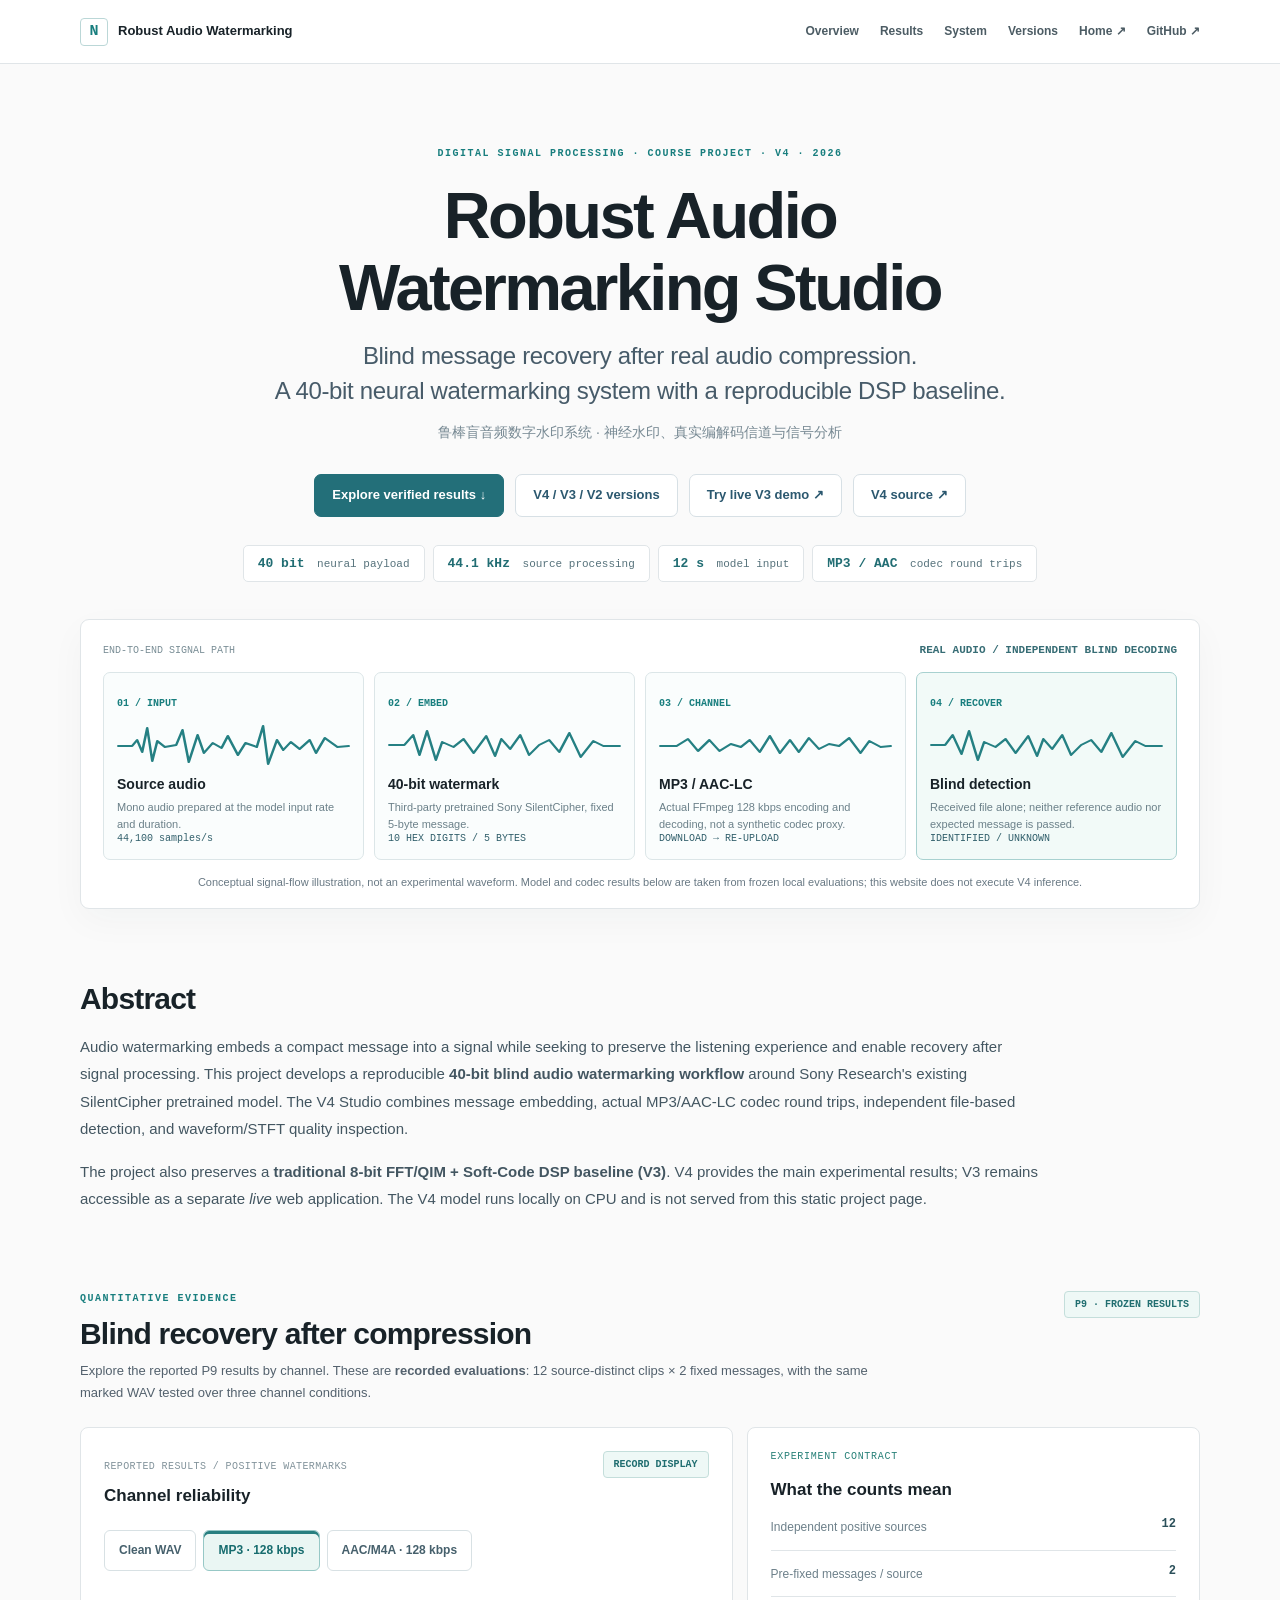
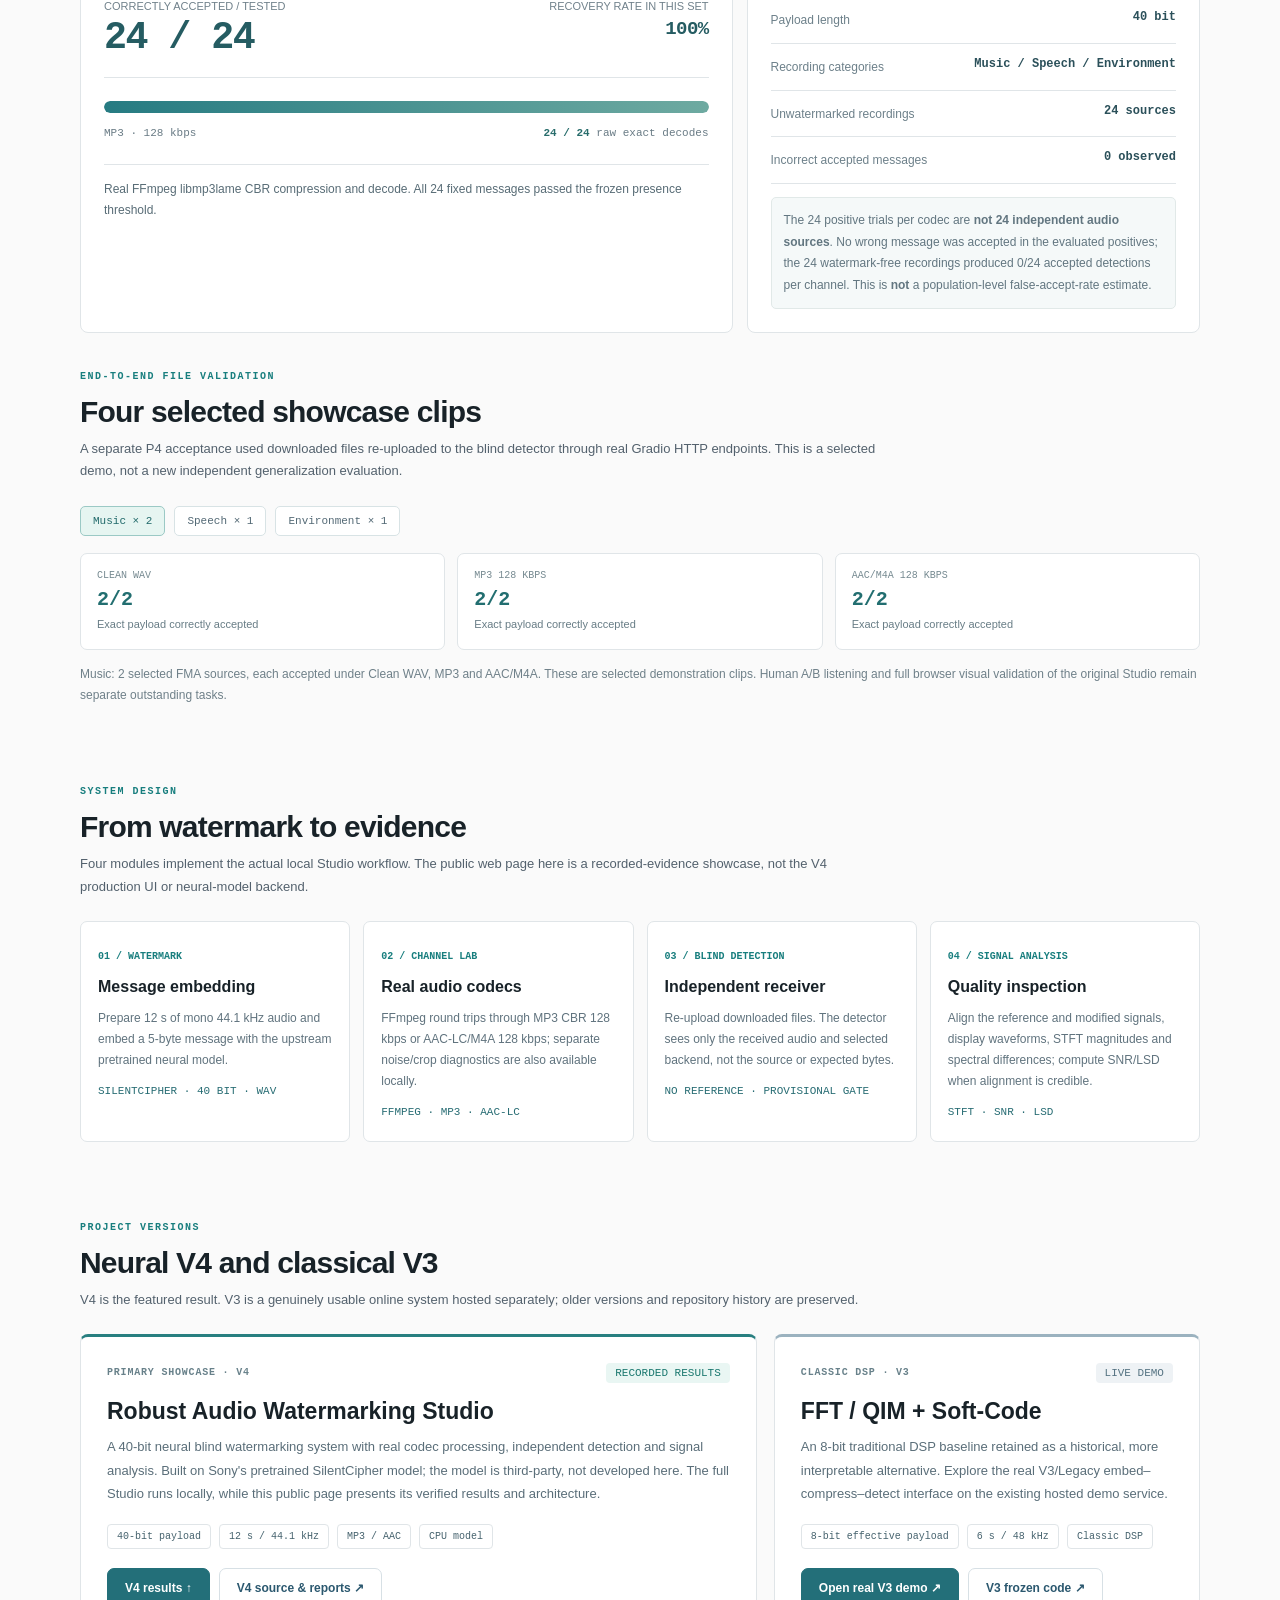
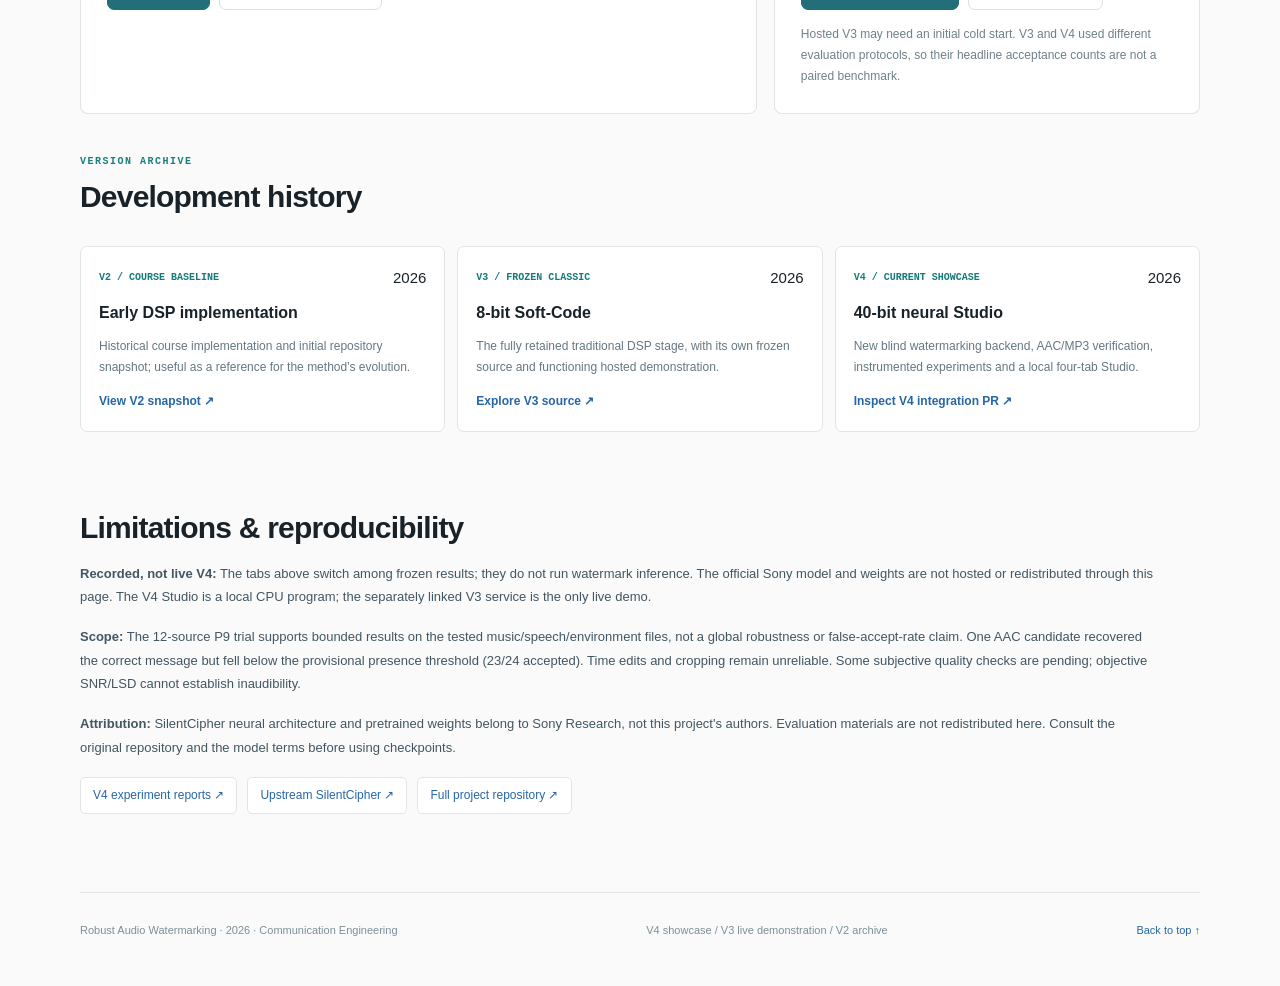
<file: website/index.html>
<!doctype html>
<html lang="en">
<head>
<meta charset="utf-8">
<meta name="viewport" content="width=device-width,initial-scale=1">
<meta name="color-scheme" content="light">
<meta name="theme-color" content="#fafafa">
<meta name="description" content="Robust Audio Watermarking: an evidence-grounded 40-bit neural blind audio watermarking project showcase, with MP3/AAC results, DSP analysis and a live V3 baseline demo.">
<meta property="og:title" content="Robust Audio Watermarking | V4 Studio">
<meta property="og:description" content="40-bit blind audio watermarking · Real MP3/AAC · Reproducible experiments · V3 live demonstration">
<title>Robust Audio Watermarking | Project Showcase</title>
<link rel="stylesheet" href="./css/styles.css">
<script src="./js/app.js" defer></script>
</head>
<body>
<a class="skip" href="#overview">Skip to content</a>
<header class="topbar">
  <div class="top-inner">
    <a href="#top" class="brand"><span class="brand-icon" aria-hidden="true">N</span> Robust Audio Watermarking</a>
    <nav class="topnav" aria-label="Primary navigation">
      <a href="#overview">Overview</a>
      <a href="#evidence">Results</a>
      <a href="#method">System</a>
      <a href="#versions">Versions</a>
      <a href="https://shengkaini.com/">Home ↗</a>
      <a href="https://github.com/suibianba12138/blind-audio-watermarking">GitHub ↗</a>
    </nav>
  </div>
</header>
<main id="top">
  <section class="wrap hero" aria-labelledby="page-title">
    <div class="eyebrow">DIGITAL SIGNAL PROCESSING · COURSE PROJECT · V4 · 2026</div>
    <h1 id="page-title">Robust Audio<br>Watermarking Studio</h1>
    <p class="hero-lead">Blind message recovery after real audio compression.<br>
    A 40-bit neural watermarking system with a reproducible DSP baseline.</p>
    <p class="hero-cn" lang="zh-CN">鲁棒盲音频数字水印系统 · 神经水印、真实编解码信道与信号分析</p>
    <div class="hero-links">
      <a class="pill primary" href="#evidence">Explore verified results ↓</a>
      <a class="pill" href="#versions">V4 / V3 / V2 versions</a>
      <a class="pill" href="https://blind-audio-watermarking-demo.onrender.com/" target="_blank" rel="noopener noreferrer">Try live V3 demo ↗</a>
      <a class="pill" href="https://github.com/suibianba12138/blind-audio-watermarking/tree/upgrade/v4-github-prep" target="_blank" rel="noopener noreferrer">V4 source ↗</a>
    </div>
    <div class="hero-meta" aria-label="System facts">
      <span class="meta-item"><b>40 bit</b> neural payload</span>
      <span class="meta-item"><b>44.1 kHz</b> source processing</span>
      <span class="meta-item"><b>12 s</b> model input</span>
      <span class="meta-item"><b>MP3 / AAC</b> codec round trips</span>
    </div>
    <figure class="hero-figure">
      <div class="signal-head"><span>END-TO-END SIGNAL PATH</span><b>REAL AUDIO / INDEPENDENT BLIND DECODING</b></div>
      <div class="signal-layout">
        <article class="signal-node">
          <span class="num">01 / INPUT</span><div class="mini" aria-hidden="true"><svg viewBox="0 0 185 45" preserveAspectRatio="none"><path d="M1 23 L12 23 L16 17 L20 29 L24 5 L28 38 L32 18 L38 24 L47 22 L52 7 L57 39 L64 12 L69 30 L76 20 L83 25 L88 13 L96 32 L102 20 L111 24 L116 3 L120 41 L127 17 L132 27 L138 19 L145 26 L153 17 L158 30 L165 15 L175 24 L184 23"/></svg></div>
          <h3>Source audio</h3><p>Mono audio prepared at the model input rate and duration.</p>
          <span class="mono-line">44,100 samples/s</span>
        </article>
        <article class="signal-node">
          <span class="num">02 / EMBED</span><div class="mini" aria-hidden="true"><svg viewBox="0 0 185 45" preserveAspectRatio="none"><path d="M1 22 L13 22 L20 12 L25 32 L31 8 L38 37 L43 19 L52 24 L60 16 L68 30 L78 13 L85 33 L90 16 L97 26 L105 12 L112 32 L120 22 L128 17 L136 29 L144 10 L153 34 L163 18 L171 23 L184 23"/></svg></div>
          <h3>40-bit watermark</h3><p>Third-party pretrained Sony SilentCipher, fixed 5-byte message.</p>
          <span class="mono-line">10 HEX DIGITS / 5 BYTES</span>
        </article>
        <article class="signal-node">
          <span class="num">03 / CHANNEL</span><div class="mini" aria-hidden="true"><svg viewBox="0 0 185 45" preserveAspectRatio="none"><path d="M1 23 L14 23 L23 16 L31 28 L40 17 L48 28 L57 21 L65 24 L72 17 L80 29 L88 13 L96 30 L104 17 L111 29 L119 15 L127 26 L135 21 L143 23 L151 15 L160 30 L167 18 L176 24 L184 23"/></svg></div>
          <h3>MP3 / AAC-LC</h3><p>Actual FFmpeg 128 kbps encoding and decoding, not a synthetic codec proxy.</p>
          <span class="mono-line">DOWNLOAD → RE-UPLOAD</span>
        </article>
        <article class="signal-node active">
          <span class="num">04 / RECOVER</span><div class="mini" aria-hidden="true"><svg viewBox="0 0 185 45" preserveAspectRatio="none"><path d="M1 22 L12 22 L18 12 L25 31 L31 8 L38 37 L43 19 L52 24 L60 16 L68 30 L78 13 L85 33 L90 16 L97 26 L105 12 L112 32 L120 22 L128 17 L136 29 L144 10 L153 34 L163 18 L171 23 L184 23"/></svg></div>
          <h3>Blind detection</h3><p>Received file alone; neither reference audio nor expected message is passed.</p>
          <span class="mono-line">IDENTIFIED / UNKNOWN</span>
        </article>
      </div>
      <figcaption>Conceptual signal-flow illustration, not an experimental waveform. Model and codec results below are taken from frozen local evaluations; this website does not execute V4 inference.</figcaption>
    </figure>
  </section>

  <section class="wrap prose" id="overview">
    <h2>Abstract</h2>
    <p>Audio watermarking embeds a compact message into a signal while seeking to preserve the listening experience and enable recovery after signal processing. This project develops a reproducible <strong>40-bit blind audio watermarking workflow</strong> around Sony Research's existing SilentCipher pretrained model. The V4 Studio combines message embedding, actual MP3/AAC-LC codec round trips, independent file-based detection, and waveform/STFT quality inspection.</p>
    <p>The project also preserves a <strong>traditional 8-bit FFT/QIM + Soft-Code DSP baseline (V3)</strong>. V4 provides the main experimental results; V3 remains accessible as a separate <em>live</em> web application. The V4 model runs locally on CPU and is not served from this static project page.</p>
  </section>

  <section class="wrap section" id="evidence">
    <div class="section-head"><div><div class="kicker">QUANTITATIVE EVIDENCE</div><h2>Blind recovery after compression</h2><p>Explore the reported P9 results by channel. These are <strong>recorded evaluations</strong>: 12 source-distinct clips × 2 fixed messages, with the same marked WAV tested over three channel conditions.</p></div><span class="badge">P9 · FROZEN RESULTS</span></div>
    <div class="data-layout">
      <section class="card data-main" aria-label="Historical results explorer">
        <div class="panel-head"><div><small>REPORTED RESULTS / POSITIVE WATERMARKS</small><strong>Channel reliability</strong></div><span class="badge">RECORD DISPLAY</span></div>
        <div class="tabset" role="tablist" aria-label="Choose recorded codec condition">
          <button class="tab" type="button" role="tab" id="tab-clean" aria-controls="channel-result" data-condition="clean" aria-selected="false">Clean WAV</button>
          <button class="tab" type="button" role="tab" id="tab-mp3" aria-controls="channel-result" data-condition="mp3" aria-selected="true">MP3 · 128 kbps</button>
          <button class="tab" type="button" role="tab" id="tab-aac" aria-controls="channel-result" data-condition="aac" aria-selected="false">AAC/M4A · 128 kbps</button>
        </div>
        <div id="channel-result" role="tabpanel" aria-labelledby="tab-mp3" aria-live="polite">
          <div class="measurement"><div><small>CORRECTLY ACCEPTED / TESTED</small><strong id="successMetric">24 / 24</strong></div><div class="right"><small>RECOVERY RATE IN THIS SET</small><strong id="percentMetric">100%</strong></div></div>
          <div class="meter" role="img" aria-label="Correct accepted recovery fraction" id="resultMeter"><div id="meterFill" class="meter-fill"></div></div>
          <div class="stat-row"><span id="conditionLabel">MP3 · 128 kbps</span><span><b id="rawExact">24 / 24</b> raw exact decodes</span></div>
          <p class="data-note" id="conditionNote">Real libmp3lame CBR encoding and re-decoding; 24/24 correct messages passed the frozen presence threshold.</p>
        </div>
      </section>
      <aside class="card detail-card" aria-label="Evaluation protocol">
        <div class="tagline">EXPERIMENT CONTRACT</div><h3>What the counts mean</h3>
        <div class="detail-list"><span>Independent positive sources</span><b>12</b></div>
        <div class="detail-list"><span>Pre-fixed messages / source</span><b>2</b></div>
        <div class="detail-list"><span>Payload length</span><b>40 bit</b></div>
        <div class="detail-list"><span>Recording categories</span><b>Music / Speech / Environment</b></div>
        <div class="detail-list"><span>Unwatermarked recordings</span><b>24 sources</b></div>
        <div class="detail-list"><span>Incorrect accepted messages</span><b>0 observed</b></div>
        <div class="detail-note">The 24 positive trials per codec are <strong>not 24 independent audio sources</strong>. No wrong message was accepted in the evaluated positives; the 24 watermark-free recordings produced 0/24 accepted detections per channel. This is <strong>not</strong> a population-level false-accept-rate estimate.</div>
      </aside>
    </div>
    <div class="section-head" style="margin-top:36px"><div><div class="kicker">END-TO-END FILE VALIDATION</div><h2>Four selected showcase clips</h2><p>A separate P4 acceptance used downloaded files re-uploaded to the blind detector through real Gradio HTTP endpoints. This is a selected demo, not a new independent generalization evaluation.</p></div></div>
    <div class="case-select" role="group" aria-label="Select a recorded source category">
      <button type="button" data-case="music" aria-pressed="true">Music × 2</button>
      <button type="button" data-case="speech" aria-pressed="false">Speech × 1</button>
      <button type="button" data-case="environment" aria-pressed="false">Environment × 1</button>
    </div>
    <div class="case-grid" id="caseGrid" aria-live="polite">
      <article class="case-card"><small>CLEAN WAV</small><strong>2/2</strong><span>Exact message accepted</span></article>
      <article class="case-card"><small>MP3 128 KBPS</small><strong>2/2</strong><span>Exact message accepted</span></article>
      <article class="case-card"><small>AAC/M4A 128 KBPS</small><strong>2/2</strong><span>Exact message accepted</span></article>
    </div>
    <p class="small-note" id="caseNote">Music: 2 selected sources, each accepted under all three tested file conditions. A human A/B listening pass and full visual-browser acceptance remain pending.</p>
  </section>

  <section class="wrap section" id="method">
    <div class="section-head"><div><div class="kicker">SYSTEM DESIGN</div><h2>From watermark to evidence</h2><p>Four modules implement the actual local Studio workflow. The public web page here is a recorded-evidence showcase, not the V4 production UI or neural-model backend.</p></div></div>
    <div class="method-flow">
      <article><small>01 / WATERMARK</small><h3>Message embedding</h3><p>Prepare 12 s of mono 44.1 kHz audio and embed a 5-byte message with the upstream pretrained neural model.</p><p class="micro">SILENTCIPHER · 40 BIT · WAV</p></article>
      <article><small>02 / CHANNEL LAB</small><h3>Real audio codecs</h3><p>FFmpeg round trips through MP3 CBR 128 kbps or AAC-LC/M4A 128 kbps; separate noise/crop diagnostics are also available locally.</p><p class="micro">FFMPEG · MP3 · AAC-LC</p></article>
      <article><small>03 / BLIND DETECTION</small><h3>Independent receiver</h3><p>Re-upload downloaded files. The detector sees only the received audio and selected backend, not the source or expected bytes.</p><p class="micro">NO REFERENCE · PROVISIONAL GATE</p></article>
      <article><small>04 / SIGNAL ANALYSIS</small><h3>Quality inspection</h3><p>Align the reference and modified signals, display waveforms, STFT magnitudes and spectral differences; compute SNR/LSD when alignment is credible.</p><p class="micro">STFT · SNR · LSD</p></article>
    </div>
  </section>

  <section class="wrap section" id="versions">
    <div class="section-head"><div><div class="kicker">PROJECT VERSIONS</div><h2>Neural V4 and classical V3</h2><p>V4 is the featured result. V3 is a genuinely usable online system hosted separately; older versions and repository history are preserved.</p></div></div>
    <div class="compare">
      <article class="v4-card">
        <div class="version-top"><small>PRIMARY SHOWCASE · V4</small><b>RECORDED RESULTS</b></div>
        <h3 class="version-title">Robust Audio Watermarking Studio</h3>
        <p class="version-copy">A 40-bit neural blind watermarking system with real codec processing, independent detection and signal analysis. Built on Sony's pretrained SilentCipher model; the model is third-party, not developed here. The full Studio runs locally, while this public page presents its verified results and architecture.</p>
        <div class="version-spec"><span>40-bit payload</span><span>12 s / 44.1 kHz</span><span>MP3 / AAC</span><span>CPU model</span></div>
        <div class="version-actions">
          <a class="pill primary" href="#evidence">V4 results ↑</a>
          <a class="pill" href="https://github.com/suibianba12138/blind-audio-watermarking/tree/upgrade/v4-github-prep" target="_blank" rel="noopener noreferrer">V4 source & reports ↗</a>
        </div>
      </article>
      <article class="v3-card">
        <div class="version-top"><small>CLASSIC DSP · V3</small><b>LIVE DEMO</b></div>
        <h3 class="version-title">FFT / QIM + Soft-Code</h3>
        <p class="version-copy">An 8-bit traditional DSP baseline retained as a historical, more interpretable alternative. Explore the real V3/Legacy embed–compress–detect interface on the existing hosted demo service.</p>
        <div class="version-spec"><span>8-bit effective payload</span><span>6 s / 48 kHz</span><span>Classic DSP</span></div>
        <div class="version-actions">
          <a class="pill primary" href="https://blind-audio-watermarking-demo.onrender.com/" target="_blank" rel="noopener noreferrer">Open real V3 demo ↗</a>
          <a class="pill" href="https://github.com/suibianba12138/blind-audio-watermarking/tree/feat/v3-8bit-integration" target="_blank" rel="noopener noreferrer">V3 frozen code ↗</a>
        </div>
        <p class="small-note">Hosted V3 may need an initial cold start. V3 and V4 used different evaluation protocols, so their headline acceptance counts are not a paired benchmark.</p>
      </article>
    </div>
    <div class="section-head" style="margin-top:40px"><div><div class="kicker">VERSION ARCHIVE</div><h2>Development history</h2></div></div>
    <div class="history">
      <article><div class="history-head"><small>V2 / COURSE BASELINE</small><span>2026</span></div><h3>Early DSP implementation</h3><p>Historical course implementation and initial repository snapshot; useful as a reference for the method's evolution.</p><a href="https://github.com/suibianba12138/blind-audio-watermarking/tree/a89b4935ec056a6709cc17379e333a9b1f7c387e" target="_blank" rel="noopener noreferrer">View V2 snapshot ↗</a></article>
      <article><div class="history-head"><small>V3 / FROZEN CLASSIC</small><span>2026</span></div><h3>8-bit Soft-Code</h3><p>The fully retained traditional DSP stage, with its own frozen source and functioning hosted demonstration.</p><a href="https://github.com/suibianba12138/blind-audio-watermarking/tree/feat/v3-8bit-integration" target="_blank" rel="noopener noreferrer">Explore V3 source ↗</a></article>
      <article><div class="history-head"><small>V4 / CURRENT SHOWCASE</small><span>2026</span></div><h3>40-bit neural Studio</h3><p>New blind watermarking backend, AAC/MP3 verification, instrumented experiments and a local four-tab Studio.</p><a href="https://github.com/suibianba12138/blind-audio-watermarking/pull/5" target="_blank" rel="noopener noreferrer">Inspect V4 integration PR ↗</a></article>
    </div>
  </section>

  <section class="wrap limitations" id="limitations">
    <h2>Limitations & reproducibility</h2>
    <p><strong>Recorded, not live V4:</strong> The tabs above switch among frozen results; they do not run watermark inference. The official Sony model and weights are not hosted or redistributed through this page. The V4 Studio is a local CPU program; the separately linked V3 service is the only live demo.</p>
    <p><strong>Scope:</strong> The 12-source P9 trial supports bounded results on the tested music/speech/environment files, not a global robustness or false-accept-rate claim. One AAC candidate recovered the correct message but fell below the provisional presence threshold (23/24 accepted). Time edits and cropping remain unreliable. Some subjective quality checks are pending; objective SNR/LSD cannot establish inaudibility.</p>
    <p><strong>Attribution:</strong> SilentCipher neural architecture and pretrained weights belong to Sony Research, not this project's authors. Evaluation materials are not redistributed here. Consult the original repository and the model terms before using checkpoints.</p>
    <div class="references">
      <a href="https://github.com/suibianba12138/blind-audio-watermarking/tree/upgrade/v4-github-prep/docs/reports/v4" target="_blank" rel="noopener noreferrer">V4 experiment reports ↗</a>
      <a href="https://github.com/sony/silentcipher" target="_blank" rel="noopener noreferrer">Upstream SilentCipher ↗</a>
      <a href="https://github.com/suibianba12138/blind-audio-watermarking" target="_blank" rel="noopener noreferrer">Full project repository ↗</a>
    </div>
  </section>
</main>
<footer class="wrap footer"><span>Robust Audio Watermarking · 2026 · Communication Engineering</span><span>V4 showcase / V3 live demonstration / V2 archive</span><a href="#top">Back to top ↑</a></footer>
</body>
</html>
</file>
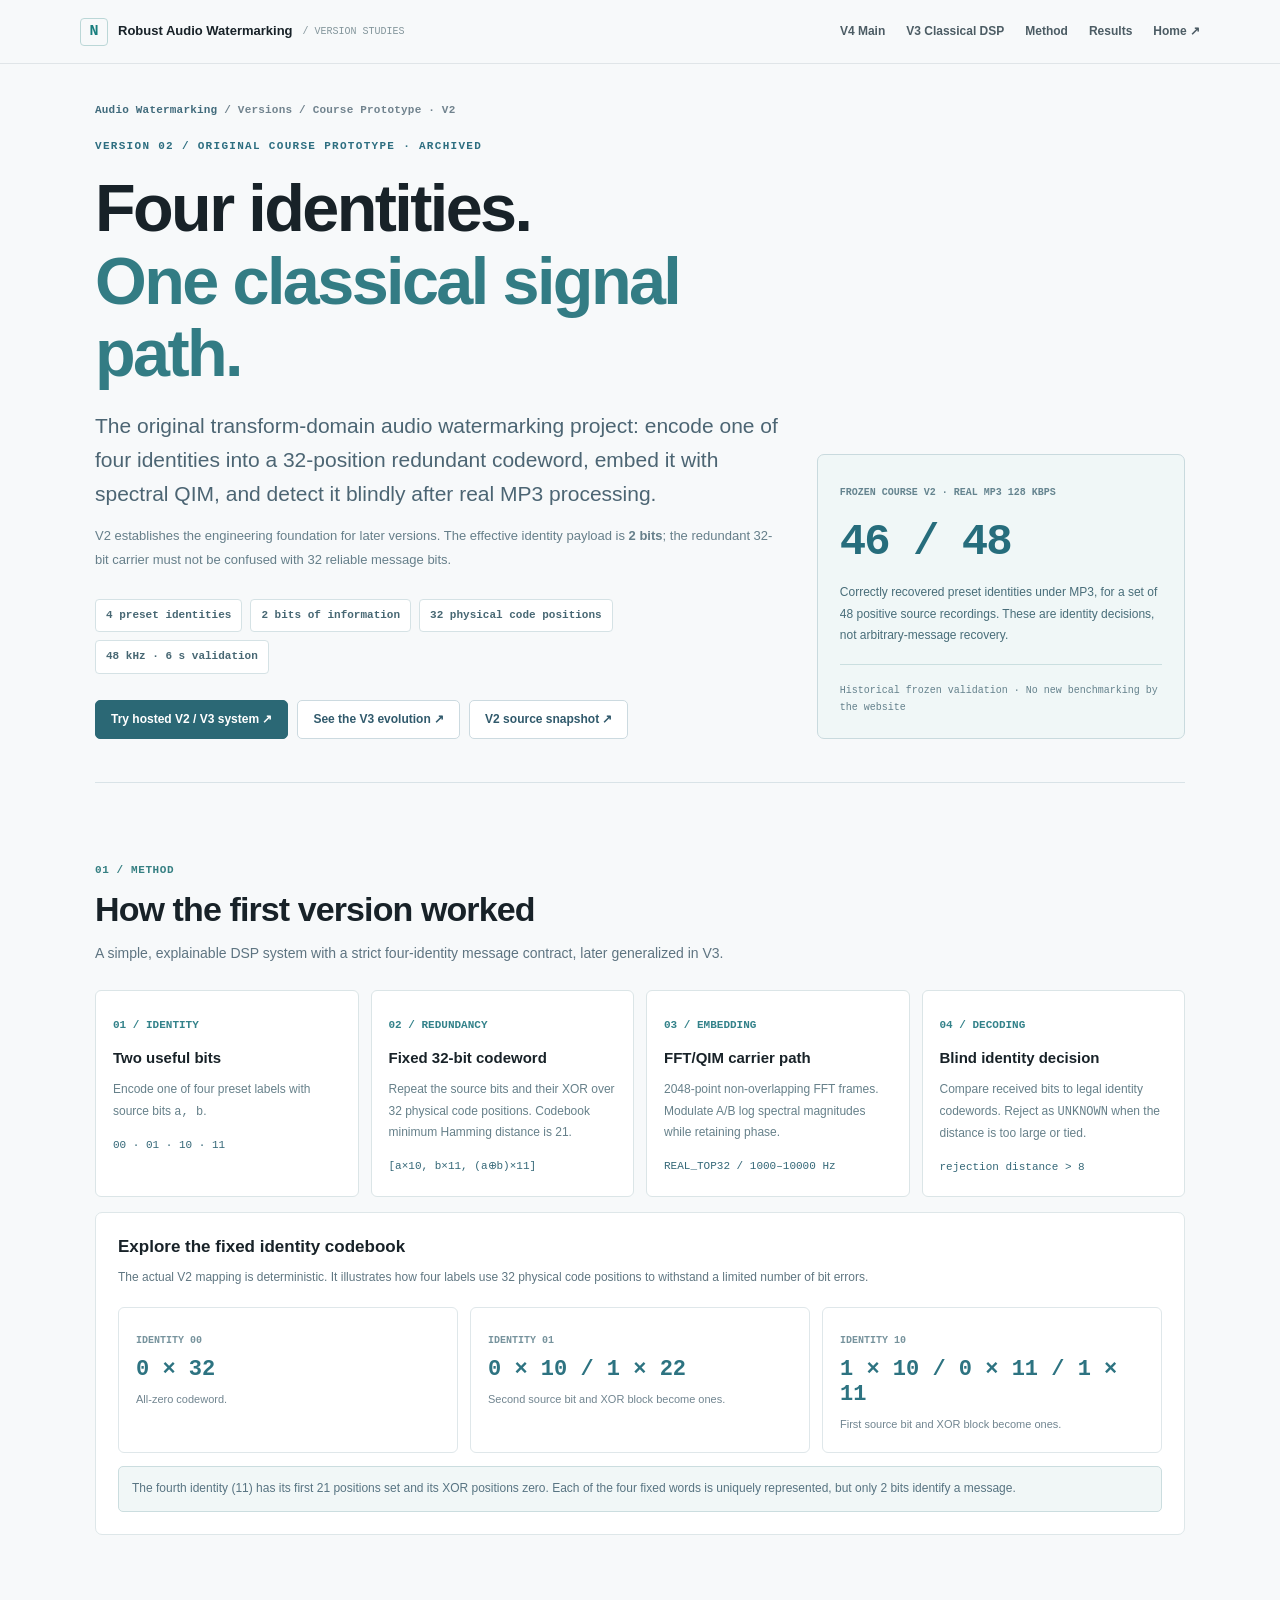
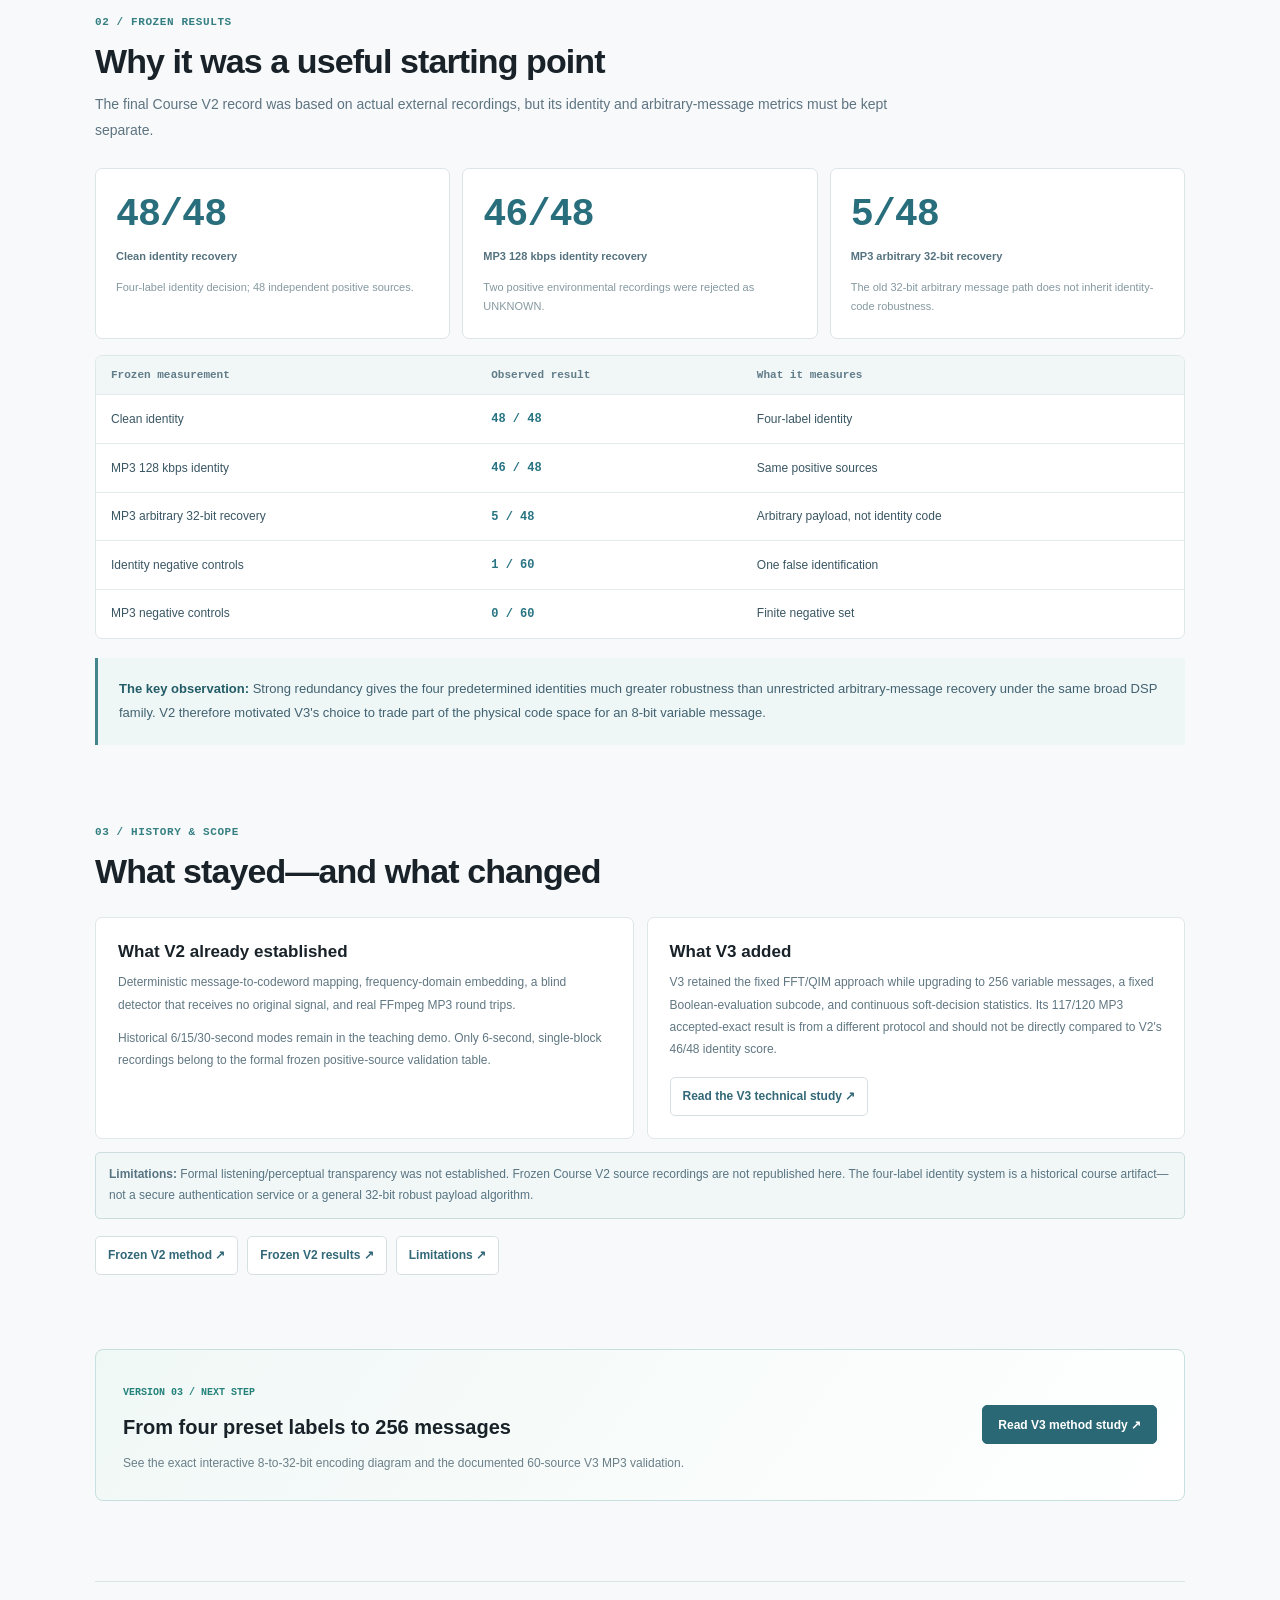
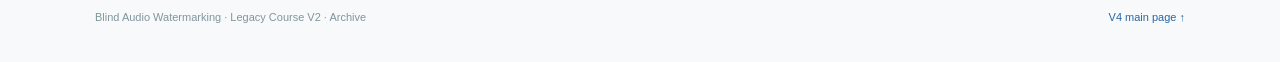
<file: docs/v2/index.html>
<!doctype html>
<html lang="en"><head>
<meta charset="utf-8"><meta name="viewport" content="width=device-width,initial-scale=1">
<meta name="theme-color" content="#f7f9fa">
<meta name="description" content="Course V2 historical DSP audio watermarking: four identity codes, 32-bit redundant QIM embedding, measured MP3 recovery and the project evolution toward V3.">
<title>V2 · Original Course DSP Prototype | Robust Audio Watermarking</title>
<link rel="stylesheet" href="../assets/v4-showcase.css">
<link rel="stylesheet" href="../assets/version-pages.css">
</head><body class="version-page">
<a class="skip" href="#v2-main">Skip to content</a>
<header class="topbar"><div class="top-inner">
<a href="../" class="brand"><span class="brand-icon" aria-hidden="true">N</span> Robust Audio Watermarking <span style="font:10px var(--mono);color:#84969c">/ VERSION STUDIES</span></a>
<nav class="topnav" aria-label="Navigation"><a href="../">V4 Main</a><a href="../v3/">V3 Classical DSP</a><a href="#method">Method</a><a href="#results">Results</a><a href="https://shengkaini.com/">Home ↗</a></nav>
</div></header>
<main class="v-wrap" id="v2-main">
<nav class="v-breadcrumb" aria-label="Breadcrumb"><a href="../">Audio Watermarking</a> / Versions / Course Prototype · V2</nav>
<section class="v-header">
<div><div class="v-eyebrow">VERSION 02 / ORIGINAL COURSE PROTOTYPE · ARCHIVED</div>
<h1>Four identities.<br><em>One classical signal path.</em></h1>
<p class="v-lead">The original transform-domain audio watermarking project: encode one of four identities into a 32-position redundant codeword, embed it with spectral QIM, and detect it blindly after real MP3 processing.</p>
<p class="v-sublead">V2 establishes the engineering foundation for later versions. The effective identity payload is <strong>2 bits</strong>; the redundant 32-bit carrier must not be confused with 32 reliable message bits.</p>
<div class="v-tag-row"><span class="v-tag">4 preset identities</span><span class="v-tag">2 bits of information</span><span class="v-tag">32 physical code positions</span><span class="v-tag">48 kHz · 6 s validation</span></div>
<div class="v-actions"><a class="v-action primary" href="https://blind-audio-watermarking-demo.onrender.com/" target="_blank" rel="noopener noreferrer">Try hosted V2 / V3 system ↗</a><a class="v-action" href="../v3/">See the V3 evolution ↗</a><a class="v-action" href="https://github.com/suibianba12138/blind-audio-watermarking/tree/a89b4935ec056a6709cc17379e333a9b1f7c387e" target="_blank" rel="noopener noreferrer">V2 source snapshot ↗</a></div>
</div>
<aside class="v-header-aside"><small>FROZEN COURSE V2 · REAL MP3 128 KBPS</small><strong>46 / 48</strong><span>Correctly recovered preset identities under MP3, for a set of 48 positive source recordings. These are identity decisions, not arbitrary-message recovery.</span><div class="v-aside-foot">Historical frozen validation · No new benchmarking by the website</div></aside>
</section>
<section class="v-section" id="method">
<div class="v-section-head"><span class="v-index">01 / METHOD</span><h2>How the first version worked</h2><p>A simple, explainable DSP system with a strict four-identity message contract, later generalized in V3.</p></div>
<div class="v-steps">
<article class="v-step"><span class="v-step-num">01 / IDENTITY</span><h3>Two useful bits</h3><p>Encode one of four preset labels with source bits <span class="mono">a, b</span>.</p><code>00 · 01 · 10 · 11</code></article>
<article class="v-step"><span class="v-step-num">02 / REDUNDANCY</span><h3>Fixed 32-bit codeword</h3><p>Repeat the source bits and their XOR over 32 physical code positions. Codebook minimum Hamming distance is 21.</p><code>[a×10, b×11, (a⊕b)×11]</code></article>
<article class="v-step"><span class="v-step-num">03 / EMBEDDING</span><h3>FFT/QIM carrier path</h3><p>2048-point non-overlapping FFT frames. Modulate A/B log spectral magnitudes while retaining phase.</p><code>REAL_TOP32 / 1000–10000 Hz</code></article>
<article class="v-step"><span class="v-step-num">04 / DECODING</span><h3>Blind identity decision</h3><p>Compare received bits to legal identity codewords. Reject as <span class="mono">UNKNOWN</span> when the distance is too large or tied.</p><code>rejection distance &gt; 8</code></article>
</div>
<div class="v-panel" style="margin-top:15px">
<h3>Explore the fixed identity codebook</h3>
<p>The actual V2 mapping is deterministic. It illustrates how four labels use 32 physical code positions to withstand a limited number of bit errors.</p>
<div class="v-legacy-band">
<div class="v-legacy-block"><small>IDENTITY 00</small><strong>0 × 32</strong><p>All-zero codeword.</p></div>
<div class="v-legacy-block"><small>IDENTITY 01</small><strong>0 × 10 / 1 × 22</strong><p>Second source bit and XOR block become ones.</p></div>
<div class="v-legacy-block"><small>IDENTITY 10</small><strong>1 × 10 / 0 × 11 / 1 × 11</strong><p>First source bit and XOR block become ones.</p></div>
</div>
<div class="v-note">The fourth identity (11) has its first 21 positions set and its XOR positions zero. Each of the four fixed words is uniquely represented, but only 2 bits identify a message.</div>
</div>
</section>
<section class="v-section" id="results">
<div class="v-section-head"><span class="v-index">02 / FROZEN RESULTS</span><h2>Why it was a useful starting point</h2><p>The final Course V2 record was based on actual external recordings, but its identity and arbitrary-message metrics must be kept separate.</p></div>
<div class="v-results">
<div class="v-result"><strong>48/48</strong><span>Clean identity recovery</span><p>Four-label identity decision; 48 independent positive sources.</p></div>
<div class="v-result"><strong>46/48</strong><span>MP3 128 kbps identity recovery</span><p>Two positive environmental recordings were rejected as UNKNOWN.</p></div>
<div class="v-result"><strong>5/48</strong><span>MP3 arbitrary 32-bit recovery</span><p>The old 32-bit arbitrary message path does not inherit identity-code robustness.</p></div>
</div>
<div class="v-table-wrap" style="margin-top:16px"><table class="v-table"><thead><tr><th>Frozen measurement</th><th>Observed result</th><th>What it measures</th></tr></thead><tbody>
<tr><td>Clean identity</td><td><strong>48 / 48</strong></td><td>Four-label identity</td></tr>
<tr><td>MP3 128 kbps identity</td><td><strong>46 / 48</strong></td><td>Same positive sources</td></tr>
<tr><td>MP3 arbitrary 32-bit recovery</td><td><strong>5 / 48</strong></td><td>Arbitrary payload, not identity code</td></tr>
<tr><td>Identity negative controls</td><td><strong>1 / 60</strong></td><td>One false identification</td></tr>
<tr><td>MP3 negative controls</td><td><strong>0 / 60</strong></td><td>Finite negative set</td></tr>
</tbody></table></div>
<div class="v-callout"><strong>The key observation:</strong> Strong redundancy gives the four predetermined identities much greater robustness than unrestricted arbitrary-message recovery under the same broad DSP family. V2 therefore motivated V3's choice to trade part of the physical code space for an 8-bit variable message.</div>
</section>
<section class="v-section" id="legacy">
<div class="v-section-head"><span class="v-index">03 / HISTORY &amp; SCOPE</span><h2>What stayed—and what changed</h2></div>
<div class="v-dual"><div class="v-panel"><h3>What V2 already established</h3><p>Deterministic message-to-codeword mapping, frequency-domain embedding, a blind detector that receives no original signal, and real FFmpeg MP3 round trips.</p><p style="margin-top:11px">Historical 6/15/30-second modes remain in the teaching demo. Only 6-second, single-block recordings belong to the formal frozen positive-source validation table.</p></div>
<div class="v-panel"><h3>What V3 added</h3><p>V3 retained the fixed FFT/QIM approach while upgrading to 256 variable messages, a fixed Boolean-evaluation subcode, and continuous soft-decision statistics. Its 117/120 MP3 accepted-exact result is from a different protocol and should not be directly compared to V2's 46/48 identity score.</p><div class="v-links"><a class="v-link" href="../v3/">Read the V3 technical study ↗</a></div></div></div>
<div class="v-note"><strong>Limitations:</strong> Formal listening/perceptual transparency was not established. Frozen Course V2 source recordings are not republished here. The four-label identity system is a historical course artifact—not a secure authentication service or a general 32-bit robust payload algorithm.</div>
<div class="v-links"><a class="v-link" href="https://github.com/suibianba12138/blind-audio-watermarking/blob/main/docs/METHOD.md" target="_blank" rel="noopener noreferrer">Frozen V2 method ↗</a><a class="v-link" href="https://github.com/suibianba12138/blind-audio-watermarking/blob/main/docs/RESULTS.md" target="_blank" rel="noopener noreferrer">Frozen V2 results ↗</a><a class="v-link" href="https://github.com/suibianba12138/blind-audio-watermarking/blob/main/docs/LIMITATIONS.md" target="_blank" rel="noopener noreferrer">Limitations ↗</a></div>
</section>
<aside class="v-next"><div><small>VERSION 03 / NEXT STEP</small><strong>From four preset labels to 256 messages</strong><p>See the exact interactive 8-to-32-bit encoding diagram and the documented 60-source V3 MP3 validation.</p></div><a href="../v3/" class="v-action primary">Read V3 method study ↗</a></aside>
</main><footer class="v-wrap v-foot"><span>Blind Audio Watermarking · Legacy Course V2 · Archive</span><a href="../">V4 main page ↑</a></footer>
</body></html>
</file>
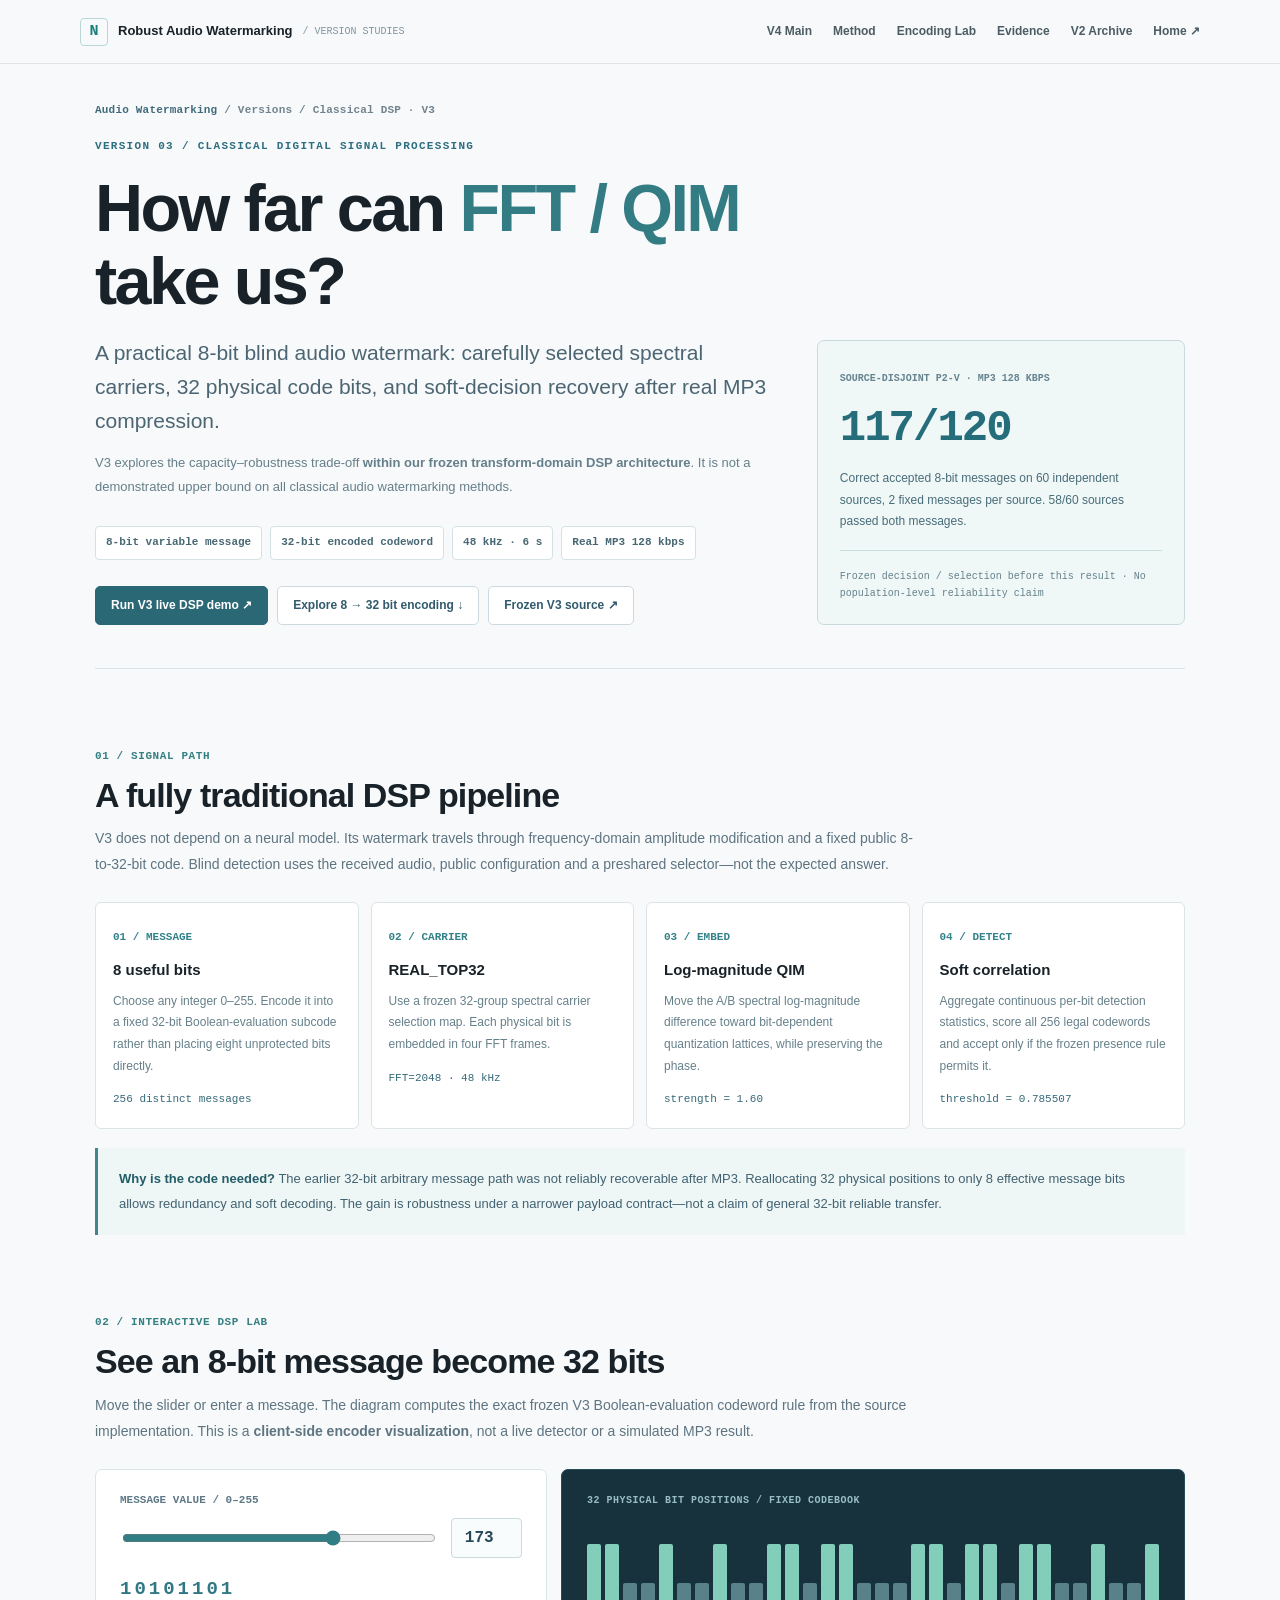
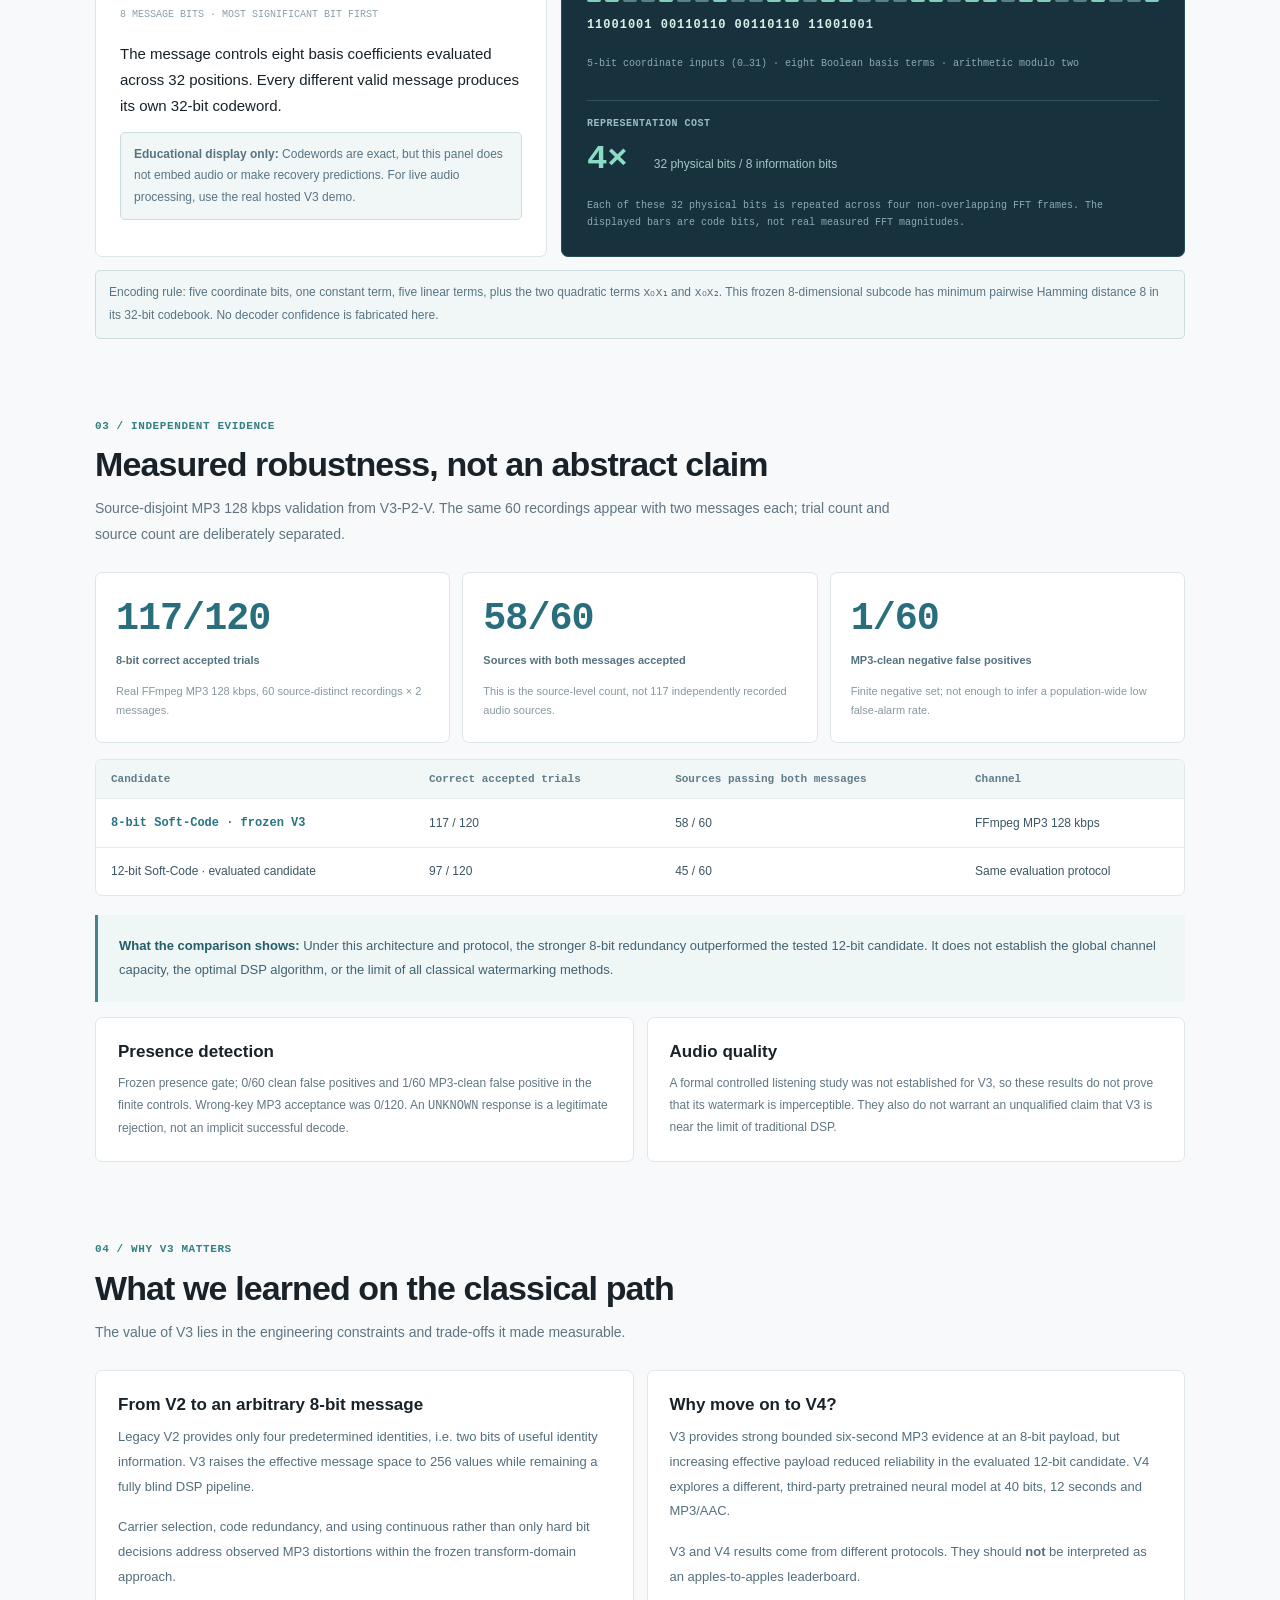
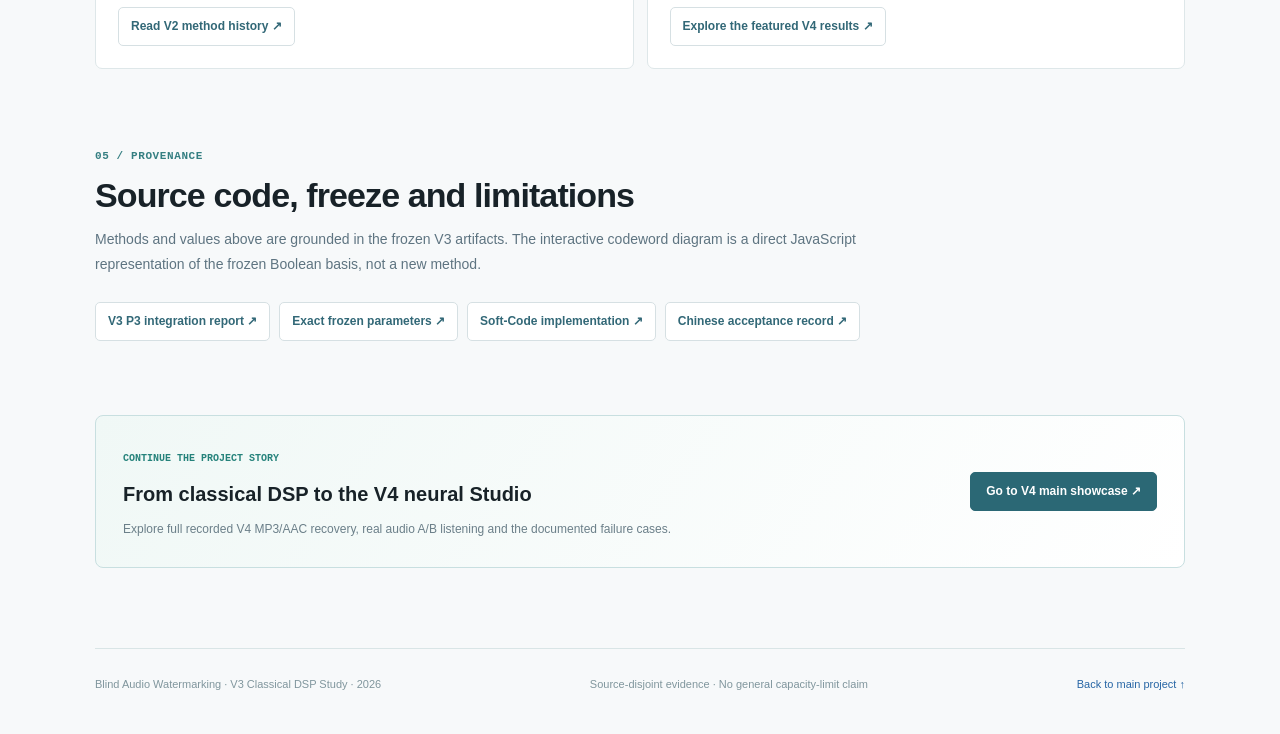
<file: docs/v3/index.html>
<!doctype html>
<html lang="en">
<head>
<meta charset="utf-8"><meta name="viewport" content="width=device-width,initial-scale=1">
<meta name="theme-color" content="#f7f9fa">
<meta name="description" content="V3 traditional FFT/QIM blind audio watermarking: REAL_TOP32 stable carriers, 8-bit to 32-bit soft error-control coding, MP3 validation and live DSP demonstration.">
<title>V3 · Classical DSP Watermarking | Robust Audio Watermarking</title>
<link rel="stylesheet" href="../assets/v4-showcase.css">
<link rel="stylesheet" href="../assets/version-pages.css">
<script src="../assets/v3-version.js" defer></script>
</head>
<body class="version-page">
<a class="skip" href="#v3-overview">Skip to content</a>
<header class="topbar"><div class="top-inner">
<a class="brand" href="../"><span class="brand-icon" aria-hidden="true">N</span> Robust Audio Watermarking <span style="color:#82969e;font:10px var(--mono)">/ VERSION STUDIES</span></a>
<nav class="topnav" aria-label="Navigation"><a href="../">V4 Main</a><a href="#mechanism">Method</a><a href="#encoding">Encoding Lab</a><a href="#validation">Evidence</a><a href="../v2/">V2 Archive</a><a href="https://shengkaini.com/">Home ↗</a></nav>
</div></header>
<main class="v-wrap">
<nav class="v-breadcrumb" aria-label="Breadcrumb"><a href="../">Audio Watermarking</a> / Versions / Classical DSP · V3</nav>
<section class="v-header" id="v3-overview">
<div>
<div class="v-eyebrow">VERSION 03 / CLASSICAL DIGITAL SIGNAL PROCESSING</div>
<h1>How far can <em>FFT / QIM</em> take us?</h1>
<p class="v-lead">A practical 8-bit blind audio watermark: carefully selected spectral carriers, 32 physical code bits, and soft-decision recovery after real MP3 compression.</p>
<p class="v-sublead">V3 explores the capacity–robustness trade-off <strong>within our frozen transform-domain DSP architecture</strong>. It is not a demonstrated upper bound on all classical audio watermarking methods.</p>
<div class="v-tag-row"><span class="v-tag">8-bit variable message</span><span class="v-tag">32-bit encoded codeword</span><span class="v-tag">48 kHz · 6 s</span><span class="v-tag">Real MP3 128 kbps</span></div>
<div class="v-actions">
<a class="v-action primary" href="https://blind-audio-watermarking-demo.onrender.com/" target="_blank" rel="noopener noreferrer">Run V3 live DSP demo ↗</a>
<a class="v-action" href="#encoding">Explore 8 → 32 bit encoding ↓</a>
<a class="v-action" href="https://github.com/suibianba12138/blind-audio-watermarking/tree/feat/v3-8bit-integration" target="_blank" rel="noopener noreferrer">Frozen V3 source ↗</a>
</div>
</div>
<aside class="v-header-aside"><small>SOURCE-DISJOINT P2-V · MP3 128 KBPS</small><strong>117/120</strong><span>Correct accepted 8-bit messages on 60 independent sources, 2 fixed messages per source. 58/60 sources passed both messages.</span><div class="v-aside-foot">Frozen decision / selection before this result · No population-level reliability claim</div></aside>
</section>

<section class="v-section" id="mechanism">
<div class="v-section-head"><span class="v-index">01 / SIGNAL PATH</span><h2>A fully traditional DSP pipeline</h2><p>V3 does not depend on a neural model. Its watermark travels through frequency-domain amplitude modification and a fixed public 8-to-32-bit code. Blind detection uses the received audio, public configuration and a preshared selector—not the expected answer.</p></div>
<div class="v-steps">
<article class="v-step"><span class="v-step-num">01 / MESSAGE</span><h3>8 useful bits</h3><p>Choose any integer 0–255. Encode it into a fixed 32-bit Boolean-evaluation subcode rather than placing eight unprotected bits directly.</p><code>256 distinct messages</code></article>
<article class="v-step"><span class="v-step-num">02 / CARRIER</span><h3>REAL_TOP32</h3><p>Use a frozen 32-group spectral carrier selection map. Each physical bit is embedded in four FFT frames.</p><code>FFT=2048 · 48 kHz</code></article>
<article class="v-step"><span class="v-step-num">03 / EMBED</span><h3>Log-magnitude QIM</h3><p>Move the A/B spectral log-magnitude difference toward bit-dependent quantization lattices, while preserving the phase.</p><code>strength = 1.60</code></article>
<article class="v-step"><span class="v-step-num">04 / DETECT</span><h3>Soft correlation</h3><p>Aggregate continuous per-bit detection statistics, score all 256 legal codewords and accept only if the frozen presence rule permits it.</p><code>threshold = 0.785507</code></article>
</div>
<div class="v-callout"><strong>Why is the code needed?</strong> The earlier 32-bit arbitrary message path was not reliably recoverable after MP3. Reallocating 32 physical positions to only 8 effective message bits allows redundancy and soft decoding. The gain is robustness under a narrower payload contract—not a claim of general 32-bit reliable transfer.</div>
</section>

<section class="v-section" id="encoding">
<div class="v-section-head"><span class="v-index">02 / INTERACTIVE DSP LAB</span><h2>See an 8-bit message become 32 bits</h2><p>Move the slider or enter a message. The diagram computes the exact frozen V3 Boolean-evaluation codeword rule from the source implementation. This is a <strong>client-side encoder visualization</strong>, not a live detector or a simulated MP3 result.</p></div>
<div class="v-encoding">
<div class="v-encoder-ui"><label for="v3-message-slider">MESSAGE VALUE / 0–255</label><div class="v-range-line"><input id="v3-message-slider" type="range" min="0" max="255" value="173"><input id="v3-message-number" type="number" min="0" max="255" step="1" value="173" aria-label="Message integer 0 to 255"></div>
<div class="v-msg-bits" id="v3-message-bits">10101101</div><div class="v-msg-caption">8 MESSAGE BITS · MOST SIGNIFICANT BIT FIRST</div><p style="margin-top:21px">The message controls eight basis coefficients evaluated across 32 positions. Every different valid message produces its own 32-bit codeword.</p>
<div class="v-note"><strong>Educational display only:</strong> Codewords are exact, but this panel does not embed audio or make recovery predictions. For live audio processing, use the real hosted V3 demo.</div></div>
<div class="v-encoder-out"><div class="v-encoder-heading">32 PHYSICAL BIT POSITIONS / FIXED CODEBOOK</div><div class="v-codebar" id="v3-codebar" role="img" aria-label="Encoded physical bits"></div><div id="v3-code-text" class="v-code-text">11001001 00110110 00110110 11001001</div>
<div class="v-code-caption">5-bit coordinate inputs (0…31) · eight Boolean basis terms · arithmetic modulo two</div>
<div style="border-top:1px solid #34515b;margin:28px 0 17px"></div>
<div class="v-encoder-heading">REPRESENTATION COST</div><div style="display:flex;gap:26px;align-items:baseline;flex-wrap:wrap;margin-top:11px"><strong style="font:750 34px var(--mono);color:#8adcc5">4×</strong><span style="font-size:12px;color:#a6c4c5">32 physical bits / 8 information bits</span></div>
<div class="v-code-caption">Each of these 32 physical bits is repeated across four non-overlapping FFT frames. The displayed bars are code bits, not real measured FFT magnitudes.</div></div>
</div>
<div class="v-note">Encoding rule: five coordinate bits, one constant term, five linear terms, plus the two quadratic terms <span class="mono">x₀x₁</span> and <span class="mono">x₀x₂</span>. This frozen 8-dimensional subcode has minimum pairwise Hamming distance 8 in its 32-bit codebook. No decoder confidence is fabricated here.</div>
</section>

<section class="v-section" id="validation">
<div class="v-section-head"><span class="v-index">03 / INDEPENDENT EVIDENCE</span><h2>Measured robustness, not an abstract claim</h2><p>Source-disjoint MP3 128 kbps validation from V3-P2-V. The same 60 recordings appear with two messages each; trial count and source count are deliberately separated.</p></div>
<div class="v-results"><div class="v-result"><strong>117/120</strong><span>8-bit correct accepted trials</span><p>Real FFmpeg MP3 128 kbps, 60 source-distinct recordings × 2 messages.</p></div><div class="v-result"><strong>58/60</strong><span>Sources with both messages accepted</span><p>This is the source-level count, not 117 independently recorded audio sources.</p></div><div class="v-result"><strong>1/60</strong><span>MP3-clean negative false positives</span><p>Finite negative set; not enough to infer a population-wide low false-alarm rate.</p></div></div>
<div class="v-table-wrap" style="margin-top:16px"><table class="v-table"><thead><tr><th>Candidate</th><th>Correct accepted trials</th><th>Sources passing both messages</th><th>Channel</th></tr></thead><tbody><tr><td><strong>8-bit Soft-Code · frozen V3</strong></td><td>117 / 120</td><td>58 / 60</td><td>FFmpeg MP3 128 kbps</td></tr><tr><td>12-bit Soft-Code · evaluated candidate</td><td>97 / 120</td><td>45 / 60</td><td>Same evaluation protocol</td></tr></tbody></table></div>
<div class="v-callout"><strong>What the comparison shows:</strong> Under this architecture and protocol, the stronger 8-bit redundancy outperformed the tested 12-bit candidate. It does not establish the global channel capacity, the optimal DSP algorithm, or the limit of all classical watermarking methods.</div>
<div class="v-dual" style="margin-top:15px">
<div class="v-panel"><h3>Presence detection</h3><p>Frozen presence gate; 0/60 clean false positives and 1/60 MP3-clean false positive in the finite controls. Wrong-key MP3 acceptance was 0/120. An <code>UNKNOWN</code> response is a legitimate rejection, not an implicit successful decode.</p></div>
<div class="v-panel"><h3>Audio quality</h3><p>A formal controlled listening study was not established for V3, so these results do not prove that its watermark is imperceptible. They also do not warrant an unqualified claim that V3 is near the limit of traditional DSP.</p></div>
</div>
</section>

<section class="v-section" id="history">
<div class="v-section-head"><span class="v-index">04 / WHY V3 MATTERS</span><h2>What we learned on the classical path</h2><p>The value of V3 lies in the engineering constraints and trade-offs it made measurable.</p></div>
<div class="v-dual">
<div class="v-panel v-prose"><h3>From V2 to an arbitrary 8-bit message</h3><p>Legacy V2 provides only four predetermined identities, i.e. two bits of useful identity information. V3 raises the effective message space to 256 values while remaining a fully blind DSP pipeline.</p><p>Carrier selection, code redundancy, and using continuous rather than only hard bit decisions address observed MP3 distortions within the frozen transform-domain approach.</p><div class="v-links"><a class="v-link" href="../v2/">Read V2 method history ↗</a></div></div>
<div class="v-panel v-prose"><h3>Why move on to V4?</h3><p>V3 provides strong bounded six-second MP3 evidence at an 8-bit payload, but increasing effective payload reduced reliability in the evaluated 12-bit candidate. V4 explores a different, third-party pretrained neural model at 40 bits, 12 seconds and MP3/AAC.</p><p>V3 and V4 results come from different protocols. They should <strong>not</strong> be interpreted as an apples-to-apples leaderboard.</p><div class="v-links"><a class="v-link" href="../">Explore the featured V4 results ↗</a></div></div>
</div>
</section>

<section class="v-section" id="references">
<div class="v-section-head"><span class="v-index">05 / PROVENANCE</span><h2>Source code, freeze and limitations</h2><p>Methods and values above are grounded in the frozen V3 artifacts. The interactive codeword diagram is a direct JavaScript representation of the frozen Boolean basis, not a new method.</p></div>
<div class="v-links">
<a class="v-link" href="https://github.com/suibianba12138/blind-audio-watermarking/blob/main/docs/V3_P3_INTEGRATION.md" target="_blank" rel="noopener noreferrer">V3 P3 integration report ↗</a>
<a class="v-link" href="https://github.com/suibianba12138/blind-audio-watermarking/blob/main/configs/v3_8bit_candidate_freeze.json" target="_blank" rel="noopener noreferrer">Exact frozen parameters ↗</a>
<a class="v-link" href="https://github.com/suibianba12138/blind-audio-watermarking/blob/feat/v3-8bit-integration/src/audio_watermark/b1_soft.py" target="_blank" rel="noopener noreferrer">Soft-Code implementation ↗</a>
<a class="v-link" href="https://github.com/suibianba12138/blind-audio-watermarking/blob/feat/v3-8bit-integration/docs/V3_P3_ACCEPTANCE_ZH.md" target="_blank" rel="noopener noreferrer">Chinese acceptance record ↗</a>
</div>
</section>
<aside class="v-next"><div><small>CONTINUE THE PROJECT STORY</small><strong>From classical DSP to the V4 neural Studio</strong><p>Explore full recorded V4 MP3/AAC recovery, real audio A/B listening and the documented failure cases.</p></div><a href="../" class="v-action primary">Go to V4 main showcase ↗</a></aside>
</main>
<footer class="v-wrap v-foot"><span>Blind Audio Watermarking · V3 Classical DSP Study · 2026</span><span>Source-disjoint evidence · No general capacity-limit claim</span><a href="../">Back to main project ↑</a></footer>
</body></html>
</file>
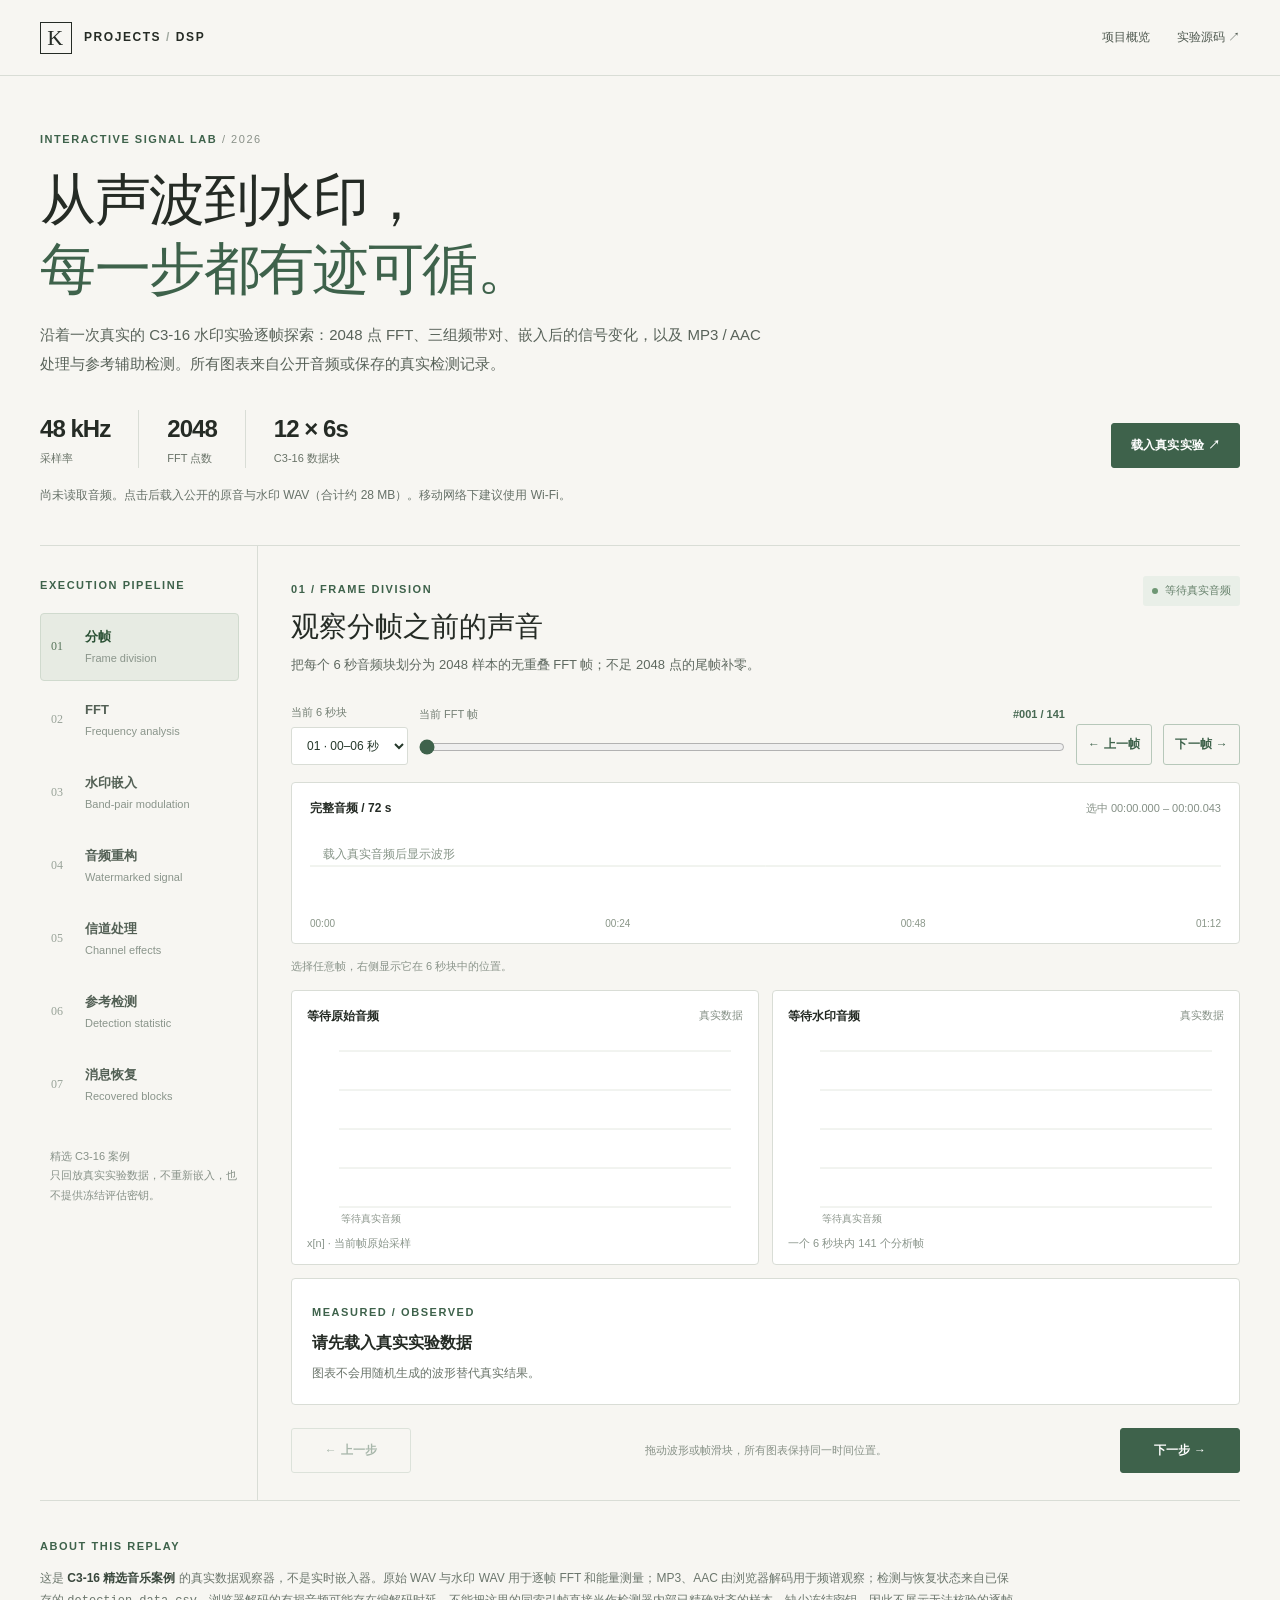
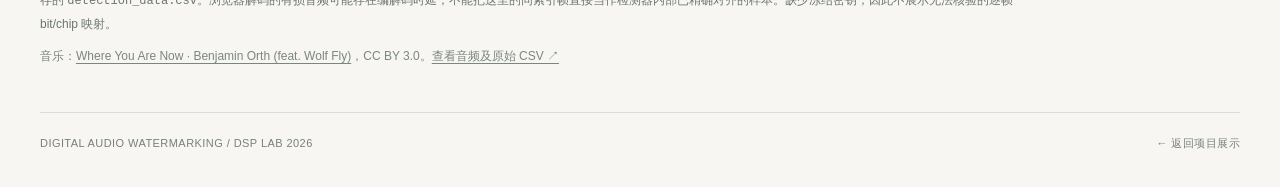
<file: docs/lab-replay.html>
<!doctype html>
<html lang="zh-CN"><head>
<meta charset="utf-8"><meta name="viewport" content="width=device-width,initial-scale=1">
<meta name="theme-color" content="#f7f6f2">
<meta name="description" content="数字音频水印交互实验台：用真实72秒音频逐帧观察FFT、频带能量调制、信道处理和参考辅助恢复。">
<title>历史实验回放 · · Audio Watermarking</title>
<link rel="stylesheet" href="./lab.css?v=1">
<script src="./lab-replay.js?v=1" defer></script>
</head><body>
<a class="skip" href="#workspace">跳转到实验台</a>
<header class="masthead"><div class="nav">
<a class="brand" href="https://shengkaini.com/"><span class="logo">K</span><span>PROJECTS <span class="dim">/</span> DSP</span></a>
<div class="toplinks"><a href="./">项目概览</a><a href="https://github.com/suibianba12138/blind-audio-watermarking/tree/main/course_release" target="_blank" rel="noopener">实验源码 ↗</a></div>
</div></header>
<main>
<section class="intro shell">
<div class="eyebrow">INTERACTIVE SIGNAL LAB <span> / 2026</span></div>
<h1>从声波到水印，<br><em>每一步都有迹可循。</em></h1>
<p class="lead">沿着一次真实的 C3-16 水印实验逐帧探索：2048 点 FFT、三组频带对、嵌入后的信号变化，以及 MP3 / AAC 处理与参考辅助检测。所有图表来自公开音频或保存的真实检测记录。</p>
<div class="intro-bottom"><div class="stats"><span><b>48 kHz</b><small>采样率</small></span><span><b>2048</b><small>FFT 点数</small></span><span><b>12 × 6s</b><small>C3-16 数据块</small></span></div>
<button id="loadBtn" class="primary" type="button">载入真实实验 <span aria-hidden="true">↗</span></button></div>
<div class="load-status" role="status" id="loadStatus">尚未读取音频。点击后载入公开的原音与水印 WAV（合计约 28 MB）。移动网络下建议使用 Wi-Fi。</div>
</section>
<section id="workspace" class="shell workspace">
<aside class="steps" aria-label="信号处理步骤">
<div class="small-title">EXECUTION PIPELINE</div>
<div class="steps-list" id="stepsList">
<button class="step active" type="button" data-step="0"><span>01</span><b>分帧</b><small>Frame division</small></button>
<button class="step" type="button" data-step="1"><span>02</span><b>FFT</b><small>Frequency analysis</small></button>
<button class="step" type="button" data-step="2"><span>03</span><b>水印嵌入</b><small>Band-pair modulation</small></button>
<button class="step" type="button" data-step="3"><span>04</span><b>音频重构</b><small>Watermarked signal</small></button>
<button class="step" type="button" data-step="4"><span>05</span><b>信道处理</b><small>Channel effects</small></button>
<button class="step" type="button" data-step="5"><span>06</span><b>参考检测</b><small>Detection statistic</small></button>
<button class="step" type="button" data-step="6"><span>07</span><b>消息恢复</b><small>Recovered blocks</small></button>
</div>
<div class="rail-foot">精选 C3-16 案例<br>只回放真实实验数据，不重新嵌入，也不提供冻结评估密钥。</div>
</aside>
<div class="right-pane">
<div class="stage-head">
<div><span id="stageNumber" class="small-title">01 / FRAME DIVISION</span><h2 id="stageTitle">观察分帧之前的声音</h2><p id="stageDescription">6 秒信号以 2048 个样本为一帧划分，尾帧补零。选择任意位置，观察这一帧真实的时域波形。</p></div>
<div class="provenance"><span class="dot"></span><span id="sourceLabel">等待真实音频</span></div>
</div>
<div class="toolbar">
<div class="field"><label for="blockSelect">当前 6 秒块</label><select id="blockSelect"><option value="0">01 · 00–06 秒</option></select></div>
<div class="field slider-field"><label for="frameSeek">当前 FFT 帧 <strong id="frameIndex">#001 / 141</strong></label><input id="frameSeek" type="range" min="0" max="140" step="1" value="0"></div>
<button class="secondary small-btn" id="previousFrame" type="button">← 上一帧</button><button class="secondary small-btn" id="nextFrame" type="button">下一帧 →</button>
</div>
<div class="overview-panel">
<div class="panel-caption"><strong>完整音频 / 72 s</strong><span id="timeReadout">选中 00:00.000 – 00:00.043</span></div>
<canvas id="overviewPlot" class="overview-canvas" aria-label="真实音频72秒波形及选中帧"></canvas>
<div class="scale-labels"><span>00:00</span><span>00:24</span><span>00:48</span><span>01:12</span></div>
</div>
<div class="special-controls"><div class="field" id="pairField"><label for="pairSelect">检查频带对</label><select id="pairSelect"><option value="0">Pair 1 · 0.9–3.5 kHz</option><option value="1">Pair 2 · 3.5–6.5 kHz</option><option value="2">Pair 3 · 6.5–9.5 kHz</option></select></div>
<div class="field" id="channelField"><label for="channelSelect">处理后的音频</label><select id="channelSelect"><option value="clean">Clean WAV</option><option value="mp3">MP3 128 kbps</option><option value="aac">AAC 128 kbps</option></select></div>
<span id="stageHint" class="stage-hint">真实数据 · 可选择任意一帧</span></div>
<div class="plot-grid">
<article class="plot-card"><div class="panel-caption"><strong id="leftTitle">当前帧时域波形</strong><span id="leftMeta">2048 samples</span></div><canvas id="leftPlot" class="plot-canvas" aria-label="所选帧信号图"></canvas><div id="leftFoot" class="chart-foot">x[n] · 当前帧原始采样</div></article>
<article class="plot-card"><div class="panel-caption"><strong id="rightTitle">帧的位置</strong><span id="rightMeta">6 s block</span></div><canvas id="rightPlot" class="plot-canvas" aria-label="所选帧信号图"></canvas><div id="rightFoot" class="chart-foot">一个 6 秒块内 141 个分析帧</div></article>
</div>
<div class="insight-panel"><div><span class="small-title">MEASURED / OBSERVED</span><h3 id="insightTitle">实际数据说明</h3><p id="insightText">载入音频后，显示选中帧的真实分析结果。</p></div><div id="metrics" class="metrics"></div></div>
<div class="recovered-wrap" id="recoveredWrap" hidden><div class="panel-caption"><strong>12 个六秒块</strong><span>实际检测记录 · 已接受 / UNKNOWN</span></div><div id="recoveredGrid" class="recovered-grid"></div></div>
<div class="next-row"><button id="backBtn" type="button" class="secondary">← 上一步</button><span>拖动波形或帧滑块，所有图表保持同一时间位置。</span><button id="forwardBtn" type="button" class="primary">下一步 →</button></div>
</div>
</section>
<section class="method-note shell"><span class="small-title">ABOUT THIS REPLAY</span><p>这是 <strong>C3-16 精选音乐案例</strong> 的真实数据观察器，不是实时嵌入器。原始 WAV 与水印 WAV 用于逐帧 FFT 和能量测量；MP3、AAC 由浏览器解码用于频谱观察；检测与恢复状态来自已保存的 <code>detection_data.csv</code>。浏览器解码的有损音频可能存在编解码时延，不能把这里的同索引帧直接当作检测器内部已精确对齐的样本。缺少冻结密钥，因此不展示无法核验的逐帧 bit/chip 映射。</p><p class="credits">音乐：<a href="https://www.ccmixter.org/files/Benjamin_Orth/33036" target="_blank" rel="noopener">Where You Are Now · Benjamin Orth (feat. Wolf Fly)</a>，CC BY 3.0。<a href="https://github.com/suibianba12138/blind-audio-watermarking/tree/main/course_release/media/selected_c3_16_showcase" target="_blank" rel="noopener">查看音频及原始 CSV ↗</a></p></section>
</main><footer class="footer shell"><span>DIGITAL AUDIO WATERMARKING / DSP LAB 2026</span><a href="./">← 返回项目展示</a></footer>
</body></html>
</file>
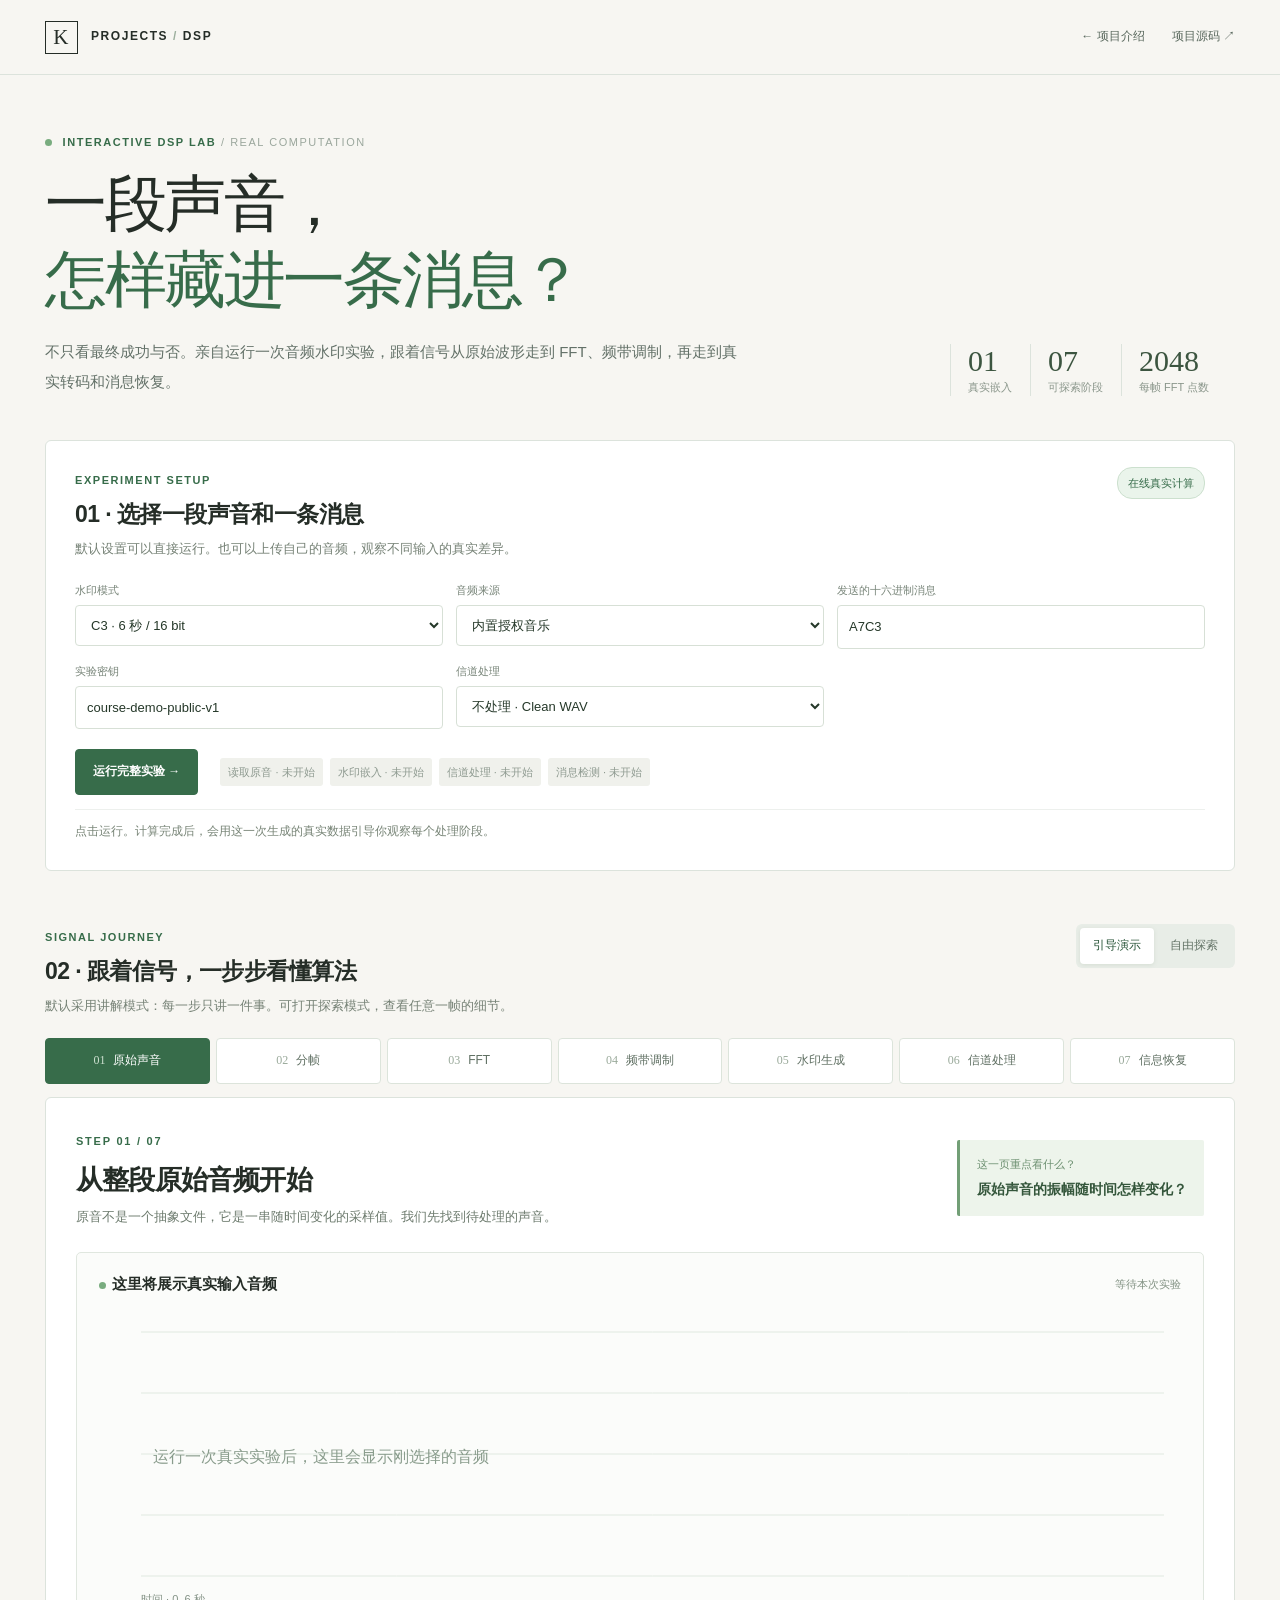
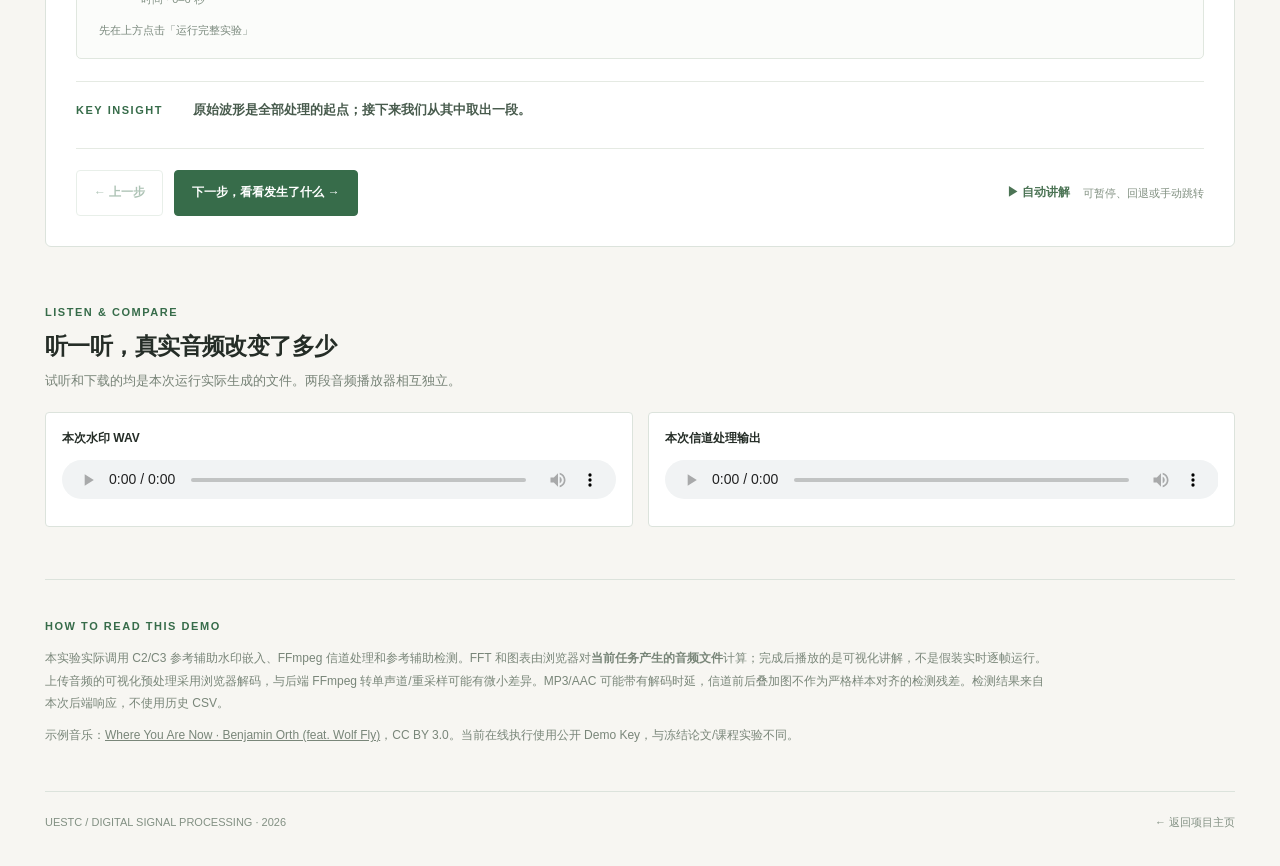
<file: docs/lab-visual.html>
<!doctype html>
<html lang="zh-CN"><head>
<meta charset="utf-8"><meta name="viewport" content="width=device-width,initial-scale=1">
<meta name="color-scheme" content="light"><meta name="theme-color" content="#f7f6f2">
<meta name="description" content="交互式 DSP 音频水印实验：亲自运行 C2/C3，沿着波形、分帧、FFT、频带能量、信道和检测看清每一步。">
<title>可视化 DSP 实验台 | Audio Watermarking</title>
<link rel="stylesheet" href="./lab-visual.css?v=3">
<script src="./lab-visual.js?v=3" defer></script>
</head><body>
<a class="skip" href="#lab">跳转到实验台</a>
<header class="header"><div class="shell topbar">
<a class="wordmark" href="https://shengkaini.com/"><span class="mark">K</span><span>PROJECTS <i>/</i> DSP</span></a>
<nav aria-label="导航"><a href="./">← 项目介绍</a><a href="https://github.com/suibianba12138/blind-audio-watermarking/tree/main/course_release" target="_blank" rel="noopener noreferrer">项目源码 ↗</a></nav>
</div></header>
<main>
<section class="shell opening">
<div class="eyebrow"><span class="spot"></span> INTERACTIVE DSP LAB <span class="eyebrow-muted">/ REAL COMPUTATION</span></div>
<div class="opening-grid"><div><h1>一段声音，<br><em>怎样藏进一条消息？</em></h1>
<p>不只看最终成功与否。亲自运行一次音频水印实验，跟着信号从原始波形走到 FFT、频带调制，再走到真实转码和消息恢复。</p></div>
<div class="opening-stats"><div><strong>01</strong><span>真实嵌入</span></div><div><strong>07</strong><span>可探索阶段</span></div><div><strong>2048</strong><span>每帧 FFT 点数</span></div></div>
</div></section>
<section class="shell config" aria-labelledby="configure-title"><div class="block-head"><div><span class="eyebrow">EXPERIMENT SETUP</span><h2 id="configure-title">01 · 选择一段声音和一条消息</h2><p>默认设置可以直接运行。也可以上传自己的音频，观察不同输入的真实差异。</p></div><span class="tag">在线真实计算</span></div>
<div class="config-grid">
<label>水印模式<select id="mode"><option value="c3-16">C3 · 6 秒 / 16 bit</option><option value="c2-8">C2 · 6 秒 / 8 bit</option><option value="c2-long-id">C2 · 72 秒 / 重复 32-bit 身份</option><option value="c3-192">C3 · 72 秒 / 192 bit</option></select></label>
<label>音频来源<select id="source"><option value="sample">内置授权音乐</option><option value="upload">上传自己的音频</option></select></label>
<label id="uploadWrap" hidden>选择文件<input type="file" id="upload" accept="audio/*"></label>
<label>发送的十六进制消息<input id="payload" type="text" autocomplete="off" spellcheck="false" value="A7C3" maxlength="4"></label>
<label>实验密钥<input id="key" type="text" value="course-demo-public-v1" autocomplete="off" spellcheck="false"></label>
<label>信道处理<select id="channel"><option value="clean">不处理 · Clean WAV</option><option value="mp3">MP3 · 128 kbps</option><option value="aac">AAC-LC · 128 kbps</option><option value="mp3_aac">MP3 → AAC</option><option value="gain_minus6">音量 −6 dB</option><option value="gain_plus3">音量 +3 dB</option><option value="resample">重采样 48 → 44.1 → 48 kHz</option></select></label>
</div>
<div class="config-action"><button type="button" class="button primary" id="run">运行完整实验 <span>→</span></button><div class="run-lines"><span id="state-prep">读取原音 · 未开始</span><span id="state-embed">水印嵌入 · 未开始</span><span id="state-process">信道处理 · 未开始</span><span id="state-detect">消息检测 · 未开始</span></div></div>
<div class="status" role="status" aria-live="polite" id="status">点击运行。计算完成后，会用这一次生成的真实数据引导你观察每个处理阶段。</div>
</section>
<section class="shell lab" id="lab" aria-label="信号实验可视化">
<div class="lab-top"><div><span class="eyebrow">SIGNAL JOURNEY</span><h2>02 · 跟着信号，一步步看懂算法</h2><p>默认采用讲解模式：每一步只讲一件事。可打开探索模式，查看任意一帧的细节。</p></div><div class="mode-switch" role="group" aria-label="浏览模式"><button id="guidedMode" class="selected" type="button" aria-pressed="true">引导演示</button><button id="exploreMode" type="button" aria-pressed="false">自由探索</button></div></div>
<nav class="journey-nav" id="journeyNav" aria-label="信号处理七个阶段">
<button type="button" class="journey-step current" data-step="0"><span>01</span>原始声音</button>
<button type="button" class="journey-step" data-step="1"><span>02</span>分帧</button>
<button type="button" class="journey-step" data-step="2"><span>03</span>FFT</button>
<button type="button" class="journey-step" data-step="3"><span>04</span>频带调制</button>
<button type="button" class="journey-step" data-step="4"><span>05</span>水印生成</button>
<button type="button" class="journey-step" data-step="5"><span>06</span>信道处理</button>
<button type="button" class="journey-step" data-step="6"><span>07</span>信息恢复</button>
</nav>
<div class="stage">
<div class="stage-explainer"><div><span class="step-number" id="stageIndex">STEP 01 / 07</span><h3 id="stageTitle">从整段原始音频开始</h3><p id="stageExplain">这是尚未嵌入消息的声音。先选出其中一小段，下一步再观察这段音频怎样被分成 FFT 分析帧。</p></div><div class="question"><span>这一页重点看什么？</span><strong id="stageQuestion">原始音频是怎样随时间变化的？</strong></div></div>
<div class="visual"><div class="visual-head"><div><span class="live-dot"></span><strong id="plotHeading">原始音频 · 时间波形</strong></div><span id="plotTag">等待本次实验</span></div>
<canvas id="heroPlot" class="hero-plot" aria-label="真实音频信号主图"></canvas>
<div class="plot-legend" id="plotLegend"><span class="legend"><i class="green"></i>当前信号</span><span class="legend">拖动或点击波形以选择时间</span></div>
</div>
<div id="spectrumStrip" class="transform" hidden><div class="mini-chart"><div class="mini-title">① 选中的 2048 个采样点</div><canvas id="miniWave"></canvas></div><div class="transform-arrow"><span>FFT</span><small>2048 points</small><b>→</b></div><div class="mini-chart"><div class="mini-title">② 同一帧的频率分布</div><canvas id="miniSpectrum"></canvas></div></div>
<div id="comparison" class="comparison" hidden><div class="pair-heading"><span>频带 A / B · 相对能量对比</span><label>频带对 <select id="band"><option value="0">Pair 1 · 0.9–3.5 kHz</option><option value="1">Pair 2 · 3.5–6.5 kHz</option><option value="2">Pair 3 · 6.5–9.5 kHz</option></select></label></div><div class="ratio-grid"><div><span>嵌入前</span><strong id="ratioBefore">—</strong><small>A 与 B 的能量比</small></div><div class="ratio-arrow">→</div><div><span>嵌入后</span><strong id="ratioAfter">—</strong><small>同一帧，实际测量</small></div><div class="delta-card"><span>变化量 · 放大显示</span><strong id="ratioDelta">—</strong><small id="deltaNote">微小变化需要用数值观察</small></div></div><div class="pair-hint">颜色高亮的是本算法真实使用的频带，数值取自本次音频；变化量使用更敏感的刻度，不代表实际声音被放大。</div></div>
<div id="recovery" class="recovery" hidden><div class="recover-head"><div><span>真实服务端检测</span><strong id="recoverHeadline">尚未检测</strong></div><div id="recoverTotals">—</div></div><div id="blockGrid" class="block-grid"></div></div>
<div class="now"><span class="eyebrow">KEY INSIGHT</span><p id="takeaway">运行后，我们从一段真实声音开始，一步步追踪它的变化。</p></div>
<div class="explore-panel" id="explorePanel" hidden><div class="explore-head"><div><strong>详细探索</strong><span>按 6 秒块、逐帧检查；不是额外的算法运行</span></div><span id="frameTime">—</span></div><div class="explore-controls"><label>6 秒数据块<select id="block"></select></label><label class="range-label">当前 FFT 帧 <b id="frameCount">1 / 141</b><input type="range" id="frame" min="0" max="140" value="0"></label><button class="text-btn" id="prevFrame" type="button">← 前一帧</button><button class="text-btn" id="nextFrame" type="button">后一帧 →</button></div></div>
<div class="stage-footer"><div class="navigation"><button class="button subtle" id="prevStep" type="button">← 上一步</button><button class="button primary" id="nextStep" type="button">下一步，看看发生了什么 →</button></div><div class="play-controls"><button id="autoPlay" class="text-btn" type="button">▶ 自动讲解</button><span id="playState">可暂停、回退或手动跳转</span></div></div>
</div></section>
<section class="shell listen"><div><span class="eyebrow">LISTEN & COMPARE</span><h2>听一听，真实音频改变了多少</h2><p>试听和下载的均是本次运行实际生成的文件。两段音频播放器相互独立。</p></div><div class="listen-grid"><div><b>本次水印 WAV</b><audio controls id="markedAudio" preload="none"></audio><a id="markedLink" hidden>下载本次水印音频 ↗</a></div><div><b>本次信道处理输出</b><audio controls id="channelAudio" preload="none"></audio><a id="channelLink" hidden>下载本次处理音频 ↗</a></div></div></section>
<section class="shell note"><span class="eyebrow">HOW TO READ THIS DEMO</span><p>本实验实际调用 C2/C3 参考辅助水印嵌入、FFmpeg 信道处理和参考辅助检测。FFT 和图表由浏览器对<strong>当前任务产生的音频文件</strong>计算；完成后播放的是可视化讲解，不是假装实时逐帧运行。上传音频的可视化预处理采用浏览器解码，与后端 FFmpeg 转单声道/重采样可能有微小差异。MP3/AAC 可能带有解码时延，信道前后叠加图不作为严格样本对齐的检测残差。检测结果来自本次后端响应，不使用历史 CSV。</p><p>示例音乐：<a href="https://www.ccmixter.org/files/Benjamin_Orth/33036" rel="noopener noreferrer" target="_blank">Where You Are Now · Benjamin Orth (feat. Wolf Fly)</a>，CC BY 3.0。当前在线执行使用公开 Demo Key，与冻结论文/课程实验不同。</p></section>
</main><footer class="shell footer"><span>UESTC / DIGITAL SIGNAL PROCESSING · 2026</span><a href="./">← 返回项目主页</a></footer>
</body></html>
</file>
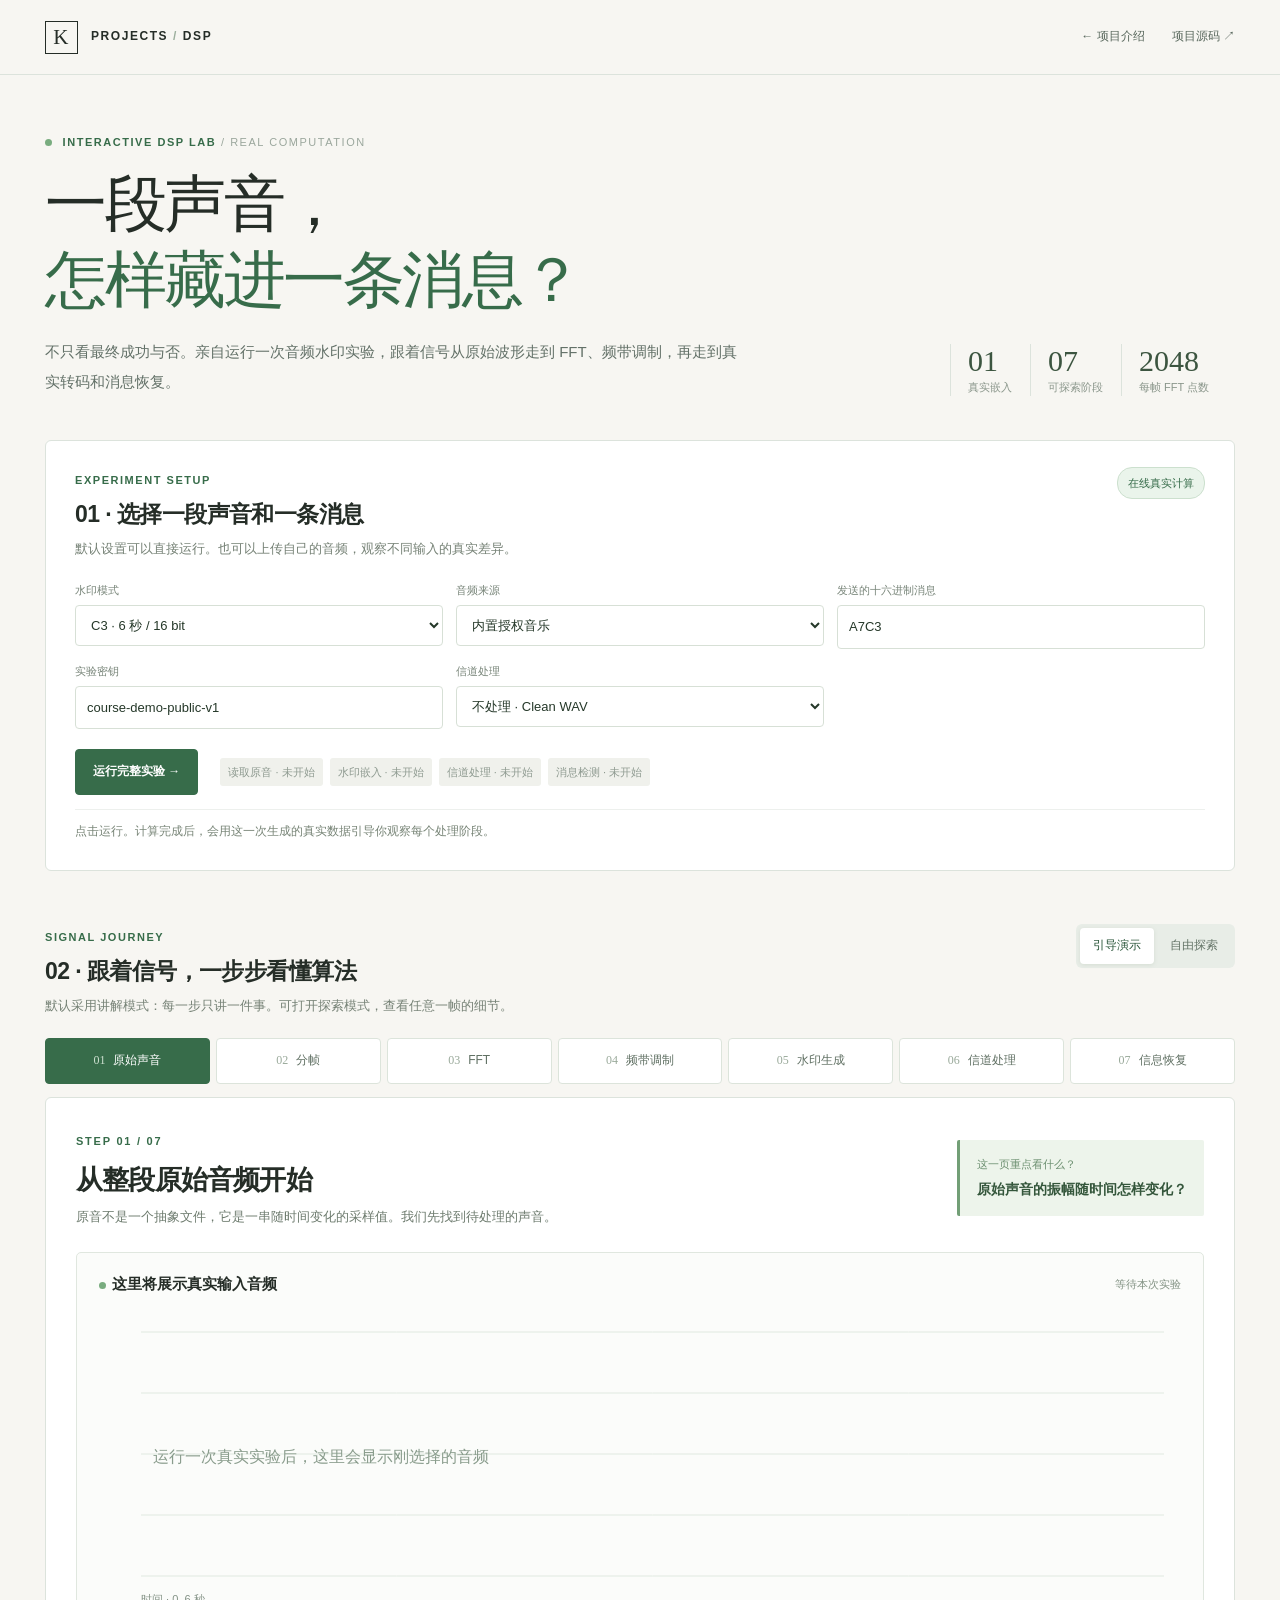
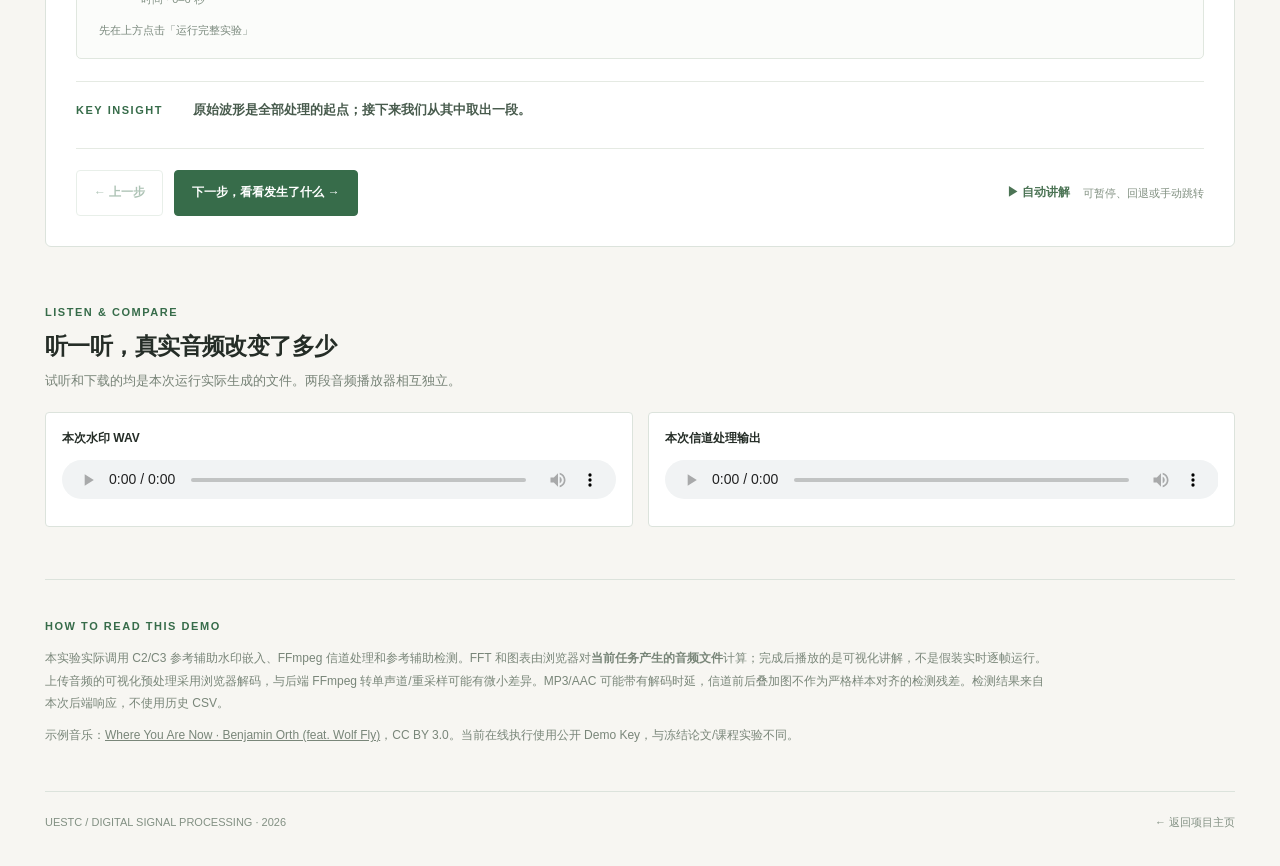
<file: docs/lab.html>
<!doctype html>
<html lang="zh-CN"><head>
<meta charset="utf-8"><meta name="viewport" content="width=device-width,initial-scale=1">
<meta name="color-scheme" content="light"><meta name="theme-color" content="#f7f6f2">
<meta name="description" content="交互式 DSP 音频水印实验：亲自运行 C2/C3，沿着波形、分帧、FFT、频带能量、信道和检测看清每一步。">
<title>可视化 DSP 实验台 | Audio Watermarking</title>
<link rel="stylesheet" href="./lab-visual.css?v=5">
<script src="./lab-visual.js?v=5" defer></script>
</head><body>
<a class="skip" href="#lab">跳转到实验台</a>
<header class="header"><div class="shell topbar">
<a class="wordmark" href="https://shengkaini.com/"><span class="mark">K</span><span>PROJECTS <i>/</i> DSP</span></a>
<nav aria-label="导航"><a href="./">← 项目介绍</a><a href="https://github.com/suibianba12138/blind-audio-watermarking/tree/main/course_release" target="_blank" rel="noopener noreferrer">项目源码 ↗</a></nav>
</div></header>
<main>
<section class="shell opening">
<div class="eyebrow"><span class="spot"></span> INTERACTIVE DSP LAB <span class="eyebrow-muted">/ REAL COMPUTATION</span></div>
<div class="opening-grid"><div><h1>一段声音，<br><em>怎样藏进一条消息？</em></h1>
<p>不只看最终成功与否。亲自运行一次音频水印实验，跟着信号从原始波形走到 FFT、频带调制，再走到真实转码和消息恢复。</p></div>
<div class="opening-stats"><div><strong>01</strong><span>真实嵌入</span></div><div><strong>07</strong><span>可探索阶段</span></div><div><strong>2048</strong><span>每帧 FFT 点数</span></div></div>
</div></section>
<section class="shell config" aria-labelledby="configure-title"><div class="block-head"><div><span class="eyebrow">EXPERIMENT SETUP</span><h2 id="configure-title">01 · 选择一段声音和一条消息</h2><p>默认设置可以直接运行。也可以上传自己的音频，观察不同输入的真实差异。</p></div><span class="tag">在线真实计算</span></div>
<div class="config-grid">
<label>水印模式<select id="mode"><option value="c3-16">C3 · 6 秒 / 16 bit</option><option value="c2-8">C2 · 6 秒 / 8 bit</option><option value="c2-long-id">C2 · 72 秒 / 重复 32-bit 身份</option><option value="c3-192">C3 · 72 秒 / 192 bit</option></select></label>
<label>音频来源<select id="source"><option value="sample">内置授权音乐</option><option value="upload">上传自己的音频</option></select></label>
<label id="uploadWrap" hidden>选择文件<input type="file" id="upload" accept="audio/*"></label>
<label>发送的十六进制消息<input id="payload" type="text" autocomplete="off" spellcheck="false" value="A7C3" maxlength="4"></label>
<label>实验密钥<input id="key" type="text" value="course-demo-public-v1" autocomplete="off" spellcheck="false"></label>
<label>信道处理<select id="channel"><option value="clean">不处理 · Clean WAV</option><option value="mp3">MP3 · 128 kbps</option><option value="aac">AAC-LC · 128 kbps</option><option value="mp3_aac">MP3 → AAC</option><option value="gain_minus6">音量 −6 dB</option><option value="gain_plus3">音量 +3 dB</option><option value="resample">重采样 48 → 44.1 → 48 kHz</option></select></label>
</div>
<div class="config-action"><button type="button" class="button primary" id="run">运行完整实验 <span>→</span></button><div class="run-lines"><span id="state-prep">读取原音 · 未开始</span><span id="state-embed">水印嵌入 · 未开始</span><span id="state-process">信道处理 · 未开始</span><span id="state-detect">消息检测 · 未开始</span></div></div>
<div class="status" role="status" aria-live="polite" id="status">点击运行。计算完成后，会用这一次生成的真实数据引导你观察每个处理阶段。</div>
</section>
<section class="shell lab" id="lab" aria-label="信号实验可视化">
<div class="lab-top"><div><span class="eyebrow">SIGNAL JOURNEY</span><h2>02 · 跟着信号，一步步看懂算法</h2><p>默认采用讲解模式：每一步只讲一件事。可打开探索模式，查看任意一帧的细节。</p></div><div class="mode-switch" role="group" aria-label="浏览模式"><button id="guidedMode" class="selected" type="button" aria-pressed="true">引导演示</button><button id="exploreMode" type="button" aria-pressed="false">自由探索</button></div></div>
<nav class="journey-nav" id="journeyNav" aria-label="信号处理七个阶段">
<button type="button" class="journey-step current" data-step="0"><span>01</span>原始声音</button>
<button type="button" class="journey-step" data-step="1"><span>02</span>分帧</button>
<button type="button" class="journey-step" data-step="2"><span>03</span>FFT</button>
<button type="button" class="journey-step" data-step="3"><span>04</span>频带调制</button>
<button type="button" class="journey-step" data-step="4"><span>05</span>水印生成</button>
<button type="button" class="journey-step" data-step="5"><span>06</span>信道处理</button>
<button type="button" class="journey-step" data-step="6"><span>07</span>信息恢复</button>
</nav>
<div class="stage">
<div class="stage-explainer"><div><span class="step-number" id="stageIndex">STEP 01 / 07</span><h3 id="stageTitle">从整段原始音频开始</h3><p id="stageExplain">这是尚未嵌入消息的声音。先选出其中一小段，下一步再观察这段音频怎样被分成 FFT 分析帧。</p></div><div class="question"><span>这一页重点看什么？</span><strong id="stageQuestion">原始音频是怎样随时间变化的？</strong></div></div>
<div class="visual"><div class="visual-head"><div><span class="live-dot"></span><strong id="plotHeading">原始音频 · 时间波形</strong></div><span id="plotTag">等待本次实验</span></div>
<canvas id="heroPlot" class="hero-plot" aria-label="真实音频信号主图"></canvas>
<div class="plot-legend" id="plotLegend"><span class="legend"><i class="green"></i>当前信号</span><span class="legend">拖动或点击波形以选择时间</span></div>
</div>
<div id="spectrumStrip" class="transform" hidden><div class="mini-chart"><div class="mini-title">① 选中的 2048 个采样点</div><canvas id="miniWave"></canvas></div><div class="transform-arrow"><span>FFT</span><small>2048 points</small><b>→</b></div><div class="mini-chart"><div class="mini-title">② 同一帧的频率分布</div><canvas id="miniSpectrum"></canvas></div></div>
<div id="comparison" class="comparison" hidden><div class="pair-heading"><span>频带 A / B · 相对能量对比</span><label>频带对 <select id="band"><option value="0">Pair 1 · 0.9–3.5 kHz</option><option value="1">Pair 2 · 3.5–6.5 kHz</option><option value="2">Pair 3 · 6.5–9.5 kHz</option></select></label></div><div class="ratio-grid"><div><span>嵌入前</span><strong id="ratioBefore">—</strong><small>A 与 B 的能量比</small></div><div class="ratio-arrow">→</div><div><span>嵌入后</span><strong id="ratioAfter">—</strong><small>同一帧，实际测量</small></div><div class="delta-card"><span>变化量 · 放大显示</span><strong id="ratioDelta">—</strong><small id="deltaNote">微小变化需要用数值观察</small></div></div><div class="pair-hint">颜色高亮的是本算法真实使用的频带，数值取自本次音频；变化量使用更敏感的刻度，不代表实际声音被放大。</div></div>
<div id="recovery" class="recovery" hidden><div class="recover-head"><div><span>真实服务端检测</span><strong id="recoverHeadline">尚未检测</strong></div><div id="recoverTotals">—</div></div><div id="blockGrid" class="block-grid"></div></div>
<div class="now"><span class="eyebrow">KEY INSIGHT</span><p id="takeaway">运行后，我们从一段真实声音开始，一步步追踪它的变化。</p></div>
<div class="explore-panel" id="explorePanel" hidden><div class="explore-head"><div><strong>详细探索</strong><span>按 6 秒块、逐帧检查；不是额外的算法运行</span></div><span id="frameTime">—</span></div><div class="explore-controls"><label>6 秒数据块<select id="block"></select></label><label class="range-label">当前 FFT 帧 <b id="frameCount">1 / 141</b><input type="range" id="frame" min="0" max="140" value="0"></label><button class="text-btn" id="prevFrame" type="button">← 前一帧</button><button class="text-btn" id="nextFrame" type="button">后一帧 →</button></div></div>
<div class="stage-footer"><div class="navigation"><button class="button subtle" id="prevStep" type="button">← 上一步</button><button class="button primary" id="nextStep" type="button">下一步，看看发生了什么 →</button></div><div class="play-controls"><button id="autoPlay" class="text-btn" type="button">▶ 自动讲解</button><span id="playState">可暂停、回退或手动跳转</span></div></div>
</div></section>
<section class="shell listen"><div><span class="eyebrow">LISTEN & COMPARE</span><h2>听一听，真实音频改变了多少</h2><p>试听和下载的均是本次运行实际生成的文件。两段音频播放器相互独立。</p></div><div class="listen-grid"><div><b>本次水印 WAV</b><audio controls id="markedAudio" preload="none"></audio><a id="markedLink" hidden>下载本次水印音频 ↗</a></div><div><b>本次信道处理输出</b><audio controls id="channelAudio" preload="none"></audio><a id="channelLink" hidden>下载本次处理音频 ↗</a></div></div></section>
<section class="shell note"><span class="eyebrow">HOW TO READ THIS DEMO</span><p>本实验实际调用 C2/C3 参考辅助水印嵌入、FFmpeg 信道处理和参考辅助检测。FFT 和图表由浏览器对<strong>当前任务产生的音频文件</strong>计算；完成后播放的是可视化讲解，不是假装实时逐帧运行。上传音频的可视化预处理采用浏览器解码，与后端 FFmpeg 转单声道/重采样可能有微小差异。MP3/AAC 可能带有解码时延，信道前后叠加图不作为严格样本对齐的检测残差。检测结果来自本次后端响应，不使用历史 CSV。</p><p>示例音乐：<a href="https://www.ccmixter.org/files/Benjamin_Orth/33036" rel="noopener noreferrer" target="_blank">Where You Are Now · Benjamin Orth (feat. Wolf Fly)</a>，CC BY 3.0。当前在线执行使用公开 Demo Key，与冻结论文/课程实验不同。</p></section>
</main><footer class="shell footer"><span>UESTC / DIGITAL SIGNAL PROCESSING · 2026</span><a href="./">← 返回项目主页</a></footer>
</body></html>
</file>
<file: website/css/styles.css>
/* Robust Audio Watermarking · reference visual system:
   embodied-semantic-communication/website/css/styles.css
   Local assets only; no imported fonts or scripts. */
:root{--paper:#fafafa;--white:#fff;--ink:#182228;--sub:#53616d;--faint:#697984;--line:#e0e5e8;--blue:#2766a5;--accent:#187e7e;--teal:#236f79;--mint:#eaf6f3;--error:#b34744;--mono:ui-monospace,SFMono-Regular,Menlo,Consolas,monospace;--sans:Inter,-apple-system,BlinkMacSystemFont,"Segoe UI",Arial,sans-serif}
*,*:before,*:after{box-sizing:border-box}html{scroll-behavior:smooth;scroll-padding-top:78px}body{margin:0;color:var(--ink);background:var(--paper);font:15px/1.72 var(--sans);-webkit-font-smoothing:antialiased}h1,h2,h3,p,figure{margin:0}a{color:var(--blue);text-decoration:none}a:hover{text-decoration:underline}button{font:inherit;cursor:pointer}button:focus-visible,a:focus-visible{outline:3px solid #449fb1;outline-offset:3px}svg,img{max-width:100%}strong{font-weight:700}.wrap{width:min(1120px,calc(100% - 44px));margin-inline:auto}.skip{position:absolute;top:-80px;left:15px;padding:10px;background:white;z-index:30}.skip:focus{top:8px}.topbar{position:sticky;top:0;z-index:15;background:#ffffffef;border-bottom:1px solid var(--line);backdrop-filter:blur(14px)}.top-inner{width:min(1164px,100%);margin:auto;min-height:63px;padding:9px 22px;display:flex;justify-content:space-between;align-items:center;gap:18px}.brand{display:flex;gap:10px;align-items:center;color:var(--ink);font-size:13px;font-weight:750}.brand-icon{font:800 15px var(--mono);color:var(--accent);border:1px solid #bbd7d7;border-radius:4px;width:28px;height:28px;display:grid;place-items:center}.topnav{display:flex;gap:21px;align-items:center;flex-wrap:wrap}.topnav a{font-size:12px;color:#4c5c64;font-weight:600}.topnav a:hover{color:var(--accent)}.hero{text-align:center;padding-top:82px}.eyebrow,.kicker{font:700 10px/1.6 var(--mono);color:var(--accent);letter-spacing:1.5px;text-transform:uppercase}.hero h1{font-size:clamp(38px,5.4vw,65px);font-weight:760;line-height:1.1;letter-spacing:-2.6px;max-width:1020px;margin:18px auto 15px}.hero-lead{font-size:clamp(17px,2.1vw,24px);color:#475b69;line-height:1.46;letter-spacing:-.35px;max-width:900px;margin:auto}.hero-cn{font-size:14px;color:#778993;margin-top:12px}.hero-links{display:flex;flex-wrap:wrap;justify-content:center;gap:11px;margin-top:30px}.pill{display:inline-flex;align-items:center;justify-content:center;gap:8px;padding:9px 17px;border:1px solid #d7e0e5;border-radius:7px;background:#fff;font-size:13px;font-weight:650;color:#2b586f;min-height:42px}.pill.primary{background:var(--teal);border-color:var(--teal);color:white}.pill:hover{text-decoration:none;box-shadow:0 2px 10px #0d2a3a13}.hero-meta{display:flex;gap:8px;justify-content:center;flex-wrap:wrap;margin:28px 0 37px}.meta-item{border:1px solid var(--line);background:#fff;padding:8px 14px;border-radius:5px;font:11px/1.5 var(--mono);color:#56727b}.meta-item b{color:#216d73;font-size:13px;margin-right:6px}.hero-figure{background:#fff;border:1px solid var(--line);border-radius:9px;padding:24px 22px 16px;box-shadow:0 12px 36px #14303c09}.hero-figure figcaption{font-size:11px;color:var(--faint);padding:13px 0 0}.signal-head{display:flex;justify-content:space-between;align-items:center;gap:20px;margin-bottom:16px;font:10px var(--mono);color:#7a8e96}.signal-head b{font-size:11px;color:#376d75}.signal-layout{display:grid;grid-template-columns:repeat(4,minmax(0,1fr));gap:10px}.signal-node{min-width:0;text-align:left;border:1px solid #dce6e8;border-radius:7px;background:#fafdfd;padding:15px 13px}.signal-node .num{font:700 10px var(--mono);color:var(--accent)}.signal-node h3{font-size:14px;line-height:1.3;margin:6px 0}.signal-node p{font-size:11px;line-height:1.55;color:#6b8089}.signal-node .mini{height:45px;margin:9px 0 7px;overflow:hidden}.signal-node svg{width:100%;height:45px}.signal-node svg path{fill:none;stroke:#258083;stroke-width:2;stroke-linecap:round;stroke-linejoin:round}.signal-node.active{border-color:#a8d1d0;background:#f2faf8}.signal-node .mono-line{display:block;color:#315f6b;white-space:nowrap;overflow:hidden;text-overflow:ellipsis;font:10px var(--mono)}.prose{padding-top:72px}.prose h2,.section-head h2,.limitations h2{font-size:30px;letter-spacing:-.8px;line-height:1.2;font-weight:740}.prose p,.limitations p{color:#435661;font-size:15px;line-height:1.82;max-width:960px;margin-top:16px}.section{padding-top:78px}.section-head{display:flex;justify-content:space-between;align-items:start;gap:18px;margin-bottom:23px}.section-head .kicker{margin-bottom:9px}.section-head h2{margin-bottom:8px}.section-head p{font-size:13px;line-height:1.7;color:var(--sub);max-width:810px}.badge{font:700 10px var(--mono);color:#206e70;padding:7px 10px;background:#eef8f6;border:1px solid #c4dedb;white-space:nowrap;border-radius:4px}.data-layout{display:grid;grid-template-columns:minmax(0,1.18fr) minmax(310px,.82fr);gap:14px;align-items:stretch}.card{background:white;border:1px solid var(--line);border-radius:8px;min-width:0}.data-main{padding:23px}.panel-head{display:flex;justify-content:space-between;align-items:start;gap:15px;margin-bottom:20px}.panel-head small,.card-caption{font:10px var(--mono);letter-spacing:.4px;color:#82939b}.panel-head strong{font-size:17px;font-weight:750;display:block;margin-top:4px}.tabset{display:flex;gap:7px;flex-wrap:wrap;margin-bottom:26px}.tab{padding:9px 14px;color:#46606c;font-size:12px;font-weight:650;background:white;border:1px solid #d8e1e4;border-radius:6px}.tab:hover{background:#f4fafa}.tab[aria-selected="true"]{color:#176c6e;background:#eaf6f3;border-color:#97c8c6;box-shadow:inset 0 3px #287f80}.measurement{display:flex;justify-content:space-between;align-items:baseline;gap:16px;border-bottom:1px solid var(--line);padding-bottom:17px}.measurement small{display:block;color:#70818b;font-size:11px}.measurement strong{font:750 clamp(28px,3vw,40px) var(--mono);letter-spacing:-1.6px;color:#255c62}.measurement .right{text-align:right}.measurement .right strong{font-size:19px;letter-spacing:-.6px}.meter{height:12px;margin:23px 0 12px;border-radius:20px;background:#e6edef;overflow:hidden}.meter-fill{height:100%;width:100%;border-radius:20px;background:linear-gradient(90deg,#267b82,#6eaaa1);transition:width .25s ease}.stat-row{display:flex;justify-content:space-between;gap:20px;font:11px/1.5 var(--mono);color:#697b85}.stat-row b{color:#276c6b}.data-note{margin-top:23px;color:#586c76;font-size:12px;line-height:1.75;border-top:1px solid var(--line);padding-top:14px}.detail-card{padding:23px;display:flex;flex-direction:column;gap:13px}.detail-card h3{font-size:17px}.tagline{font:10px var(--mono);color:#278078;letter-spacing:.7px}.detail-list{display:grid;grid-template-columns:1fr auto;gap:14px;border-bottom:1px solid var(--line);padding-bottom:12px;font-size:12px}.detail-list span{color:#6d808a}.detail-list b{color:#2b505a;font:700 12px var(--mono);text-align:right}.detail-note{font-size:12px;line-height:1.8;color:#627680;background:#f5f9f9;border:1px solid #e1e9e8;border-radius:5px;padding:12px}.case-select{display:flex;gap:9px;flex-wrap:wrap;margin-bottom:17px}.case-select button{border:1px solid #d8e3e5;background:#fff;color:#536975;border-radius:5px;padding:8px 12px;font:11px var(--mono)}.case-select button[aria-pressed="true"]{background:#e6f5f1;color:#226a6b;border-color:#9bc9c5}.case-grid{display:grid;grid-template-columns:repeat(3,minmax(0,1fr));gap:12px}.case-card{background:#fff;border:1px solid var(--line);border-radius:7px;padding:16px;min-width:0}.case-card small{display:block;font:10px var(--mono);color:#768a91}.case-card strong{display:block;margin:7px 0 4px;font:750 20px var(--mono);color:#226e70}.case-card span{display:block;color:#687d86;font-size:11px}.small-note{margin-top:14px;color:#6f8089;font-size:12px;line-height:1.75}.method-flow{display:grid;grid-template-columns:repeat(4,minmax(0,1fr));gap:13px}.method-flow article{border:1px solid var(--line);background:#fff;border-radius:7px;padding:19px 17px;min-width:0}.method-flow small{font:700 10px var(--mono);color:var(--accent)}.method-flow h3{margin:7px 0;font-size:16px}.method-flow p{font-size:12px;color:#60737e;line-height:1.75}.method-flow .micro{font:11px/1.7 var(--mono);color:#276c73;margin-top:11px}.compare{display:grid;grid-template-columns:1.35fr .85fr;gap:17px}.v4-card,.v3-card{border:1px solid var(--line);background:#fff;border-radius:8px;padding:26px}.v4-card{border-top:3px solid #287f80}.v3-card{border-top:3px solid #9bb2bf}.version-top{display:flex;justify-content:space-between;gap:15px;align-items:center;margin-bottom:14px}.version-top small{color:#68818a;font:700 10px var(--mono);letter-spacing:.8px}.version-top b{color:#19776e;font:11px var(--mono);background:#e9f6f3;padding:4px 9px;border-radius:4px}.v3-card .version-top b{color:#557382;background:#eef2f5}.version-title{font-size:23px;line-height:1.25;margin-bottom:10px}.version-copy{font-size:13px;color:#5a6e79;line-height:1.8}.version-spec{display:flex;gap:8px;flex-wrap:wrap;margin:18px 0}.version-spec span{border:1px solid var(--line);padding:6px 9px;color:#46636e;font:10px var(--mono);border-radius:4px}.version-actions{display:flex;gap:9px;flex-wrap:wrap;margin-top:19px}.version-actions a{font-size:12px}.history{display:grid;grid-template-columns:repeat(3,minmax(0,1fr));gap:12px}.history article{background:#fff;border:1px solid var(--line);border-radius:7px;padding:18px}.history .history-head{display:flex;align-items:center;justify-content:space-between;gap:12px}.history .history-head small{font:700 10px var(--mono);color:#16797a}.history h3{font-size:16px;margin:9px 0}.history p{color:#657782;font-size:12px;line-height:1.75}.history a{display:inline-block;margin-top:13px;font-size:12px;font-weight:650}.limitations{padding-top:78px;padding-bottom:78px}.limitations p{font-size:13px;max-width:1080px}.references{margin-top:18px;display:flex;flex-wrap:wrap;gap:10px}.references a{padding:7px 12px;border-radius:5px;border:1px solid var(--line);background:white;font-size:12px}.footer{border-top:1px solid var(--line);padding:28px 0 42px;display:flex;gap:16px;justify-content:space-between;flex-wrap:wrap;color:#7e8f98;font-size:11px}.footer a{font-size:11px}.mono{font-family:var(--mono)}.sr-only{position:absolute;width:1px;height:1px;overflow:hidden;clip:rect(0,0,0,0);white-space:nowrap}
@media(max-width:980px){.data-layout{grid-template-columns:1fr}.detail-card{display:grid;grid-template-columns:1fr 1fr;align-items:start}.detail-card h3,.detail-card .tagline,.detail-card .detail-note{grid-column:1/-1}.method-flow{grid-template-columns:repeat(2,minmax(0,1fr))}.compare{grid-template-columns:1fr 1fr}}@media(max-width:720px){.wrap{width:min(1120px,calc(100% - 28px))}.top-inner{display:block;padding:12px 16px}.topnav{margin-top:9px;gap:13px}.topnav a{font-size:11px}.hero{padding-top:54px}.hero h1{letter-spacing:-1.5px}.hero-figure{padding:15px}.signal-layout{grid-template-columns:repeat(2,minmax(0,1fr))}.section,.prose{padding-top:55px}.section-head{display:block}.badge{display:inline-block;margin-top:10px}.case-grid,.history{grid-template-columns:1fr}.compare{grid-template-columns:1fr}.data-main,.detail-card{padding:17px}}@media(max-width:460px){.signal-layout{grid-template-columns:1fr}.detail-card{display:block}.detail-card>*{margin-bottom:12px}.hero-links{gap:7px}.pill{font-size:11px;padding:8px 12px}.measurement strong{font-size:26px}.method-flow{grid-template-columns:1fr}}@media(prefers-reduced-motion:reduce){html{scroll-behavior:auto}*{transition:none!important;animation:none!important}}
</file>
<file: docs/assets/v4-showcase.css>
/* Robust Audio Watermarking · reference visual system:
   embodied-semantic-communication/website/css/styles.css
   Local assets only; no imported fonts or scripts. */
:root{--paper:#fafafa;--white:#fff;--ink:#182228;--sub:#53616d;--faint:#697984;--line:#e0e5e8;--blue:#2766a5;--accent:#187e7e;--teal:#236f79;--mint:#eaf6f3;--error:#b34744;--mono:ui-monospace,SFMono-Regular,Menlo,Consolas,monospace;--sans:Inter,-apple-system,BlinkMacSystemFont,"Segoe UI",Arial,sans-serif}
*,*:before,*:after{box-sizing:border-box}html{scroll-behavior:smooth;scroll-padding-top:78px}body{margin:0;color:var(--ink);background:var(--paper);font:15px/1.72 var(--sans);-webkit-font-smoothing:antialiased}h1,h2,h3,p,figure{margin:0}a{color:var(--blue);text-decoration:none}a:hover{text-decoration:underline}button{font:inherit;cursor:pointer}button:focus-visible,a:focus-visible{outline:3px solid #449fb1;outline-offset:3px}svg,img{max-width:100%}strong{font-weight:700}.wrap{width:min(1120px,calc(100% - 44px));margin-inline:auto}.skip{position:absolute;top:-80px;left:15px;padding:10px;background:white;z-index:30}.skip:focus{top:8px}.topbar{position:sticky;top:0;z-index:15;background:#ffffffef;border-bottom:1px solid var(--line);backdrop-filter:blur(14px)}.top-inner{width:min(1164px,100%);margin:auto;min-height:63px;padding:9px 22px;display:flex;justify-content:space-between;align-items:center;gap:18px}.brand{display:flex;gap:10px;align-items:center;color:var(--ink);font-size:13px;font-weight:750}.brand-icon{font:800 15px var(--mono);color:var(--accent);border:1px solid #bbd7d7;border-radius:4px;width:28px;height:28px;display:grid;place-items:center}.topnav{display:flex;gap:21px;align-items:center;flex-wrap:wrap}.topnav a{font-size:12px;color:#4c5c64;font-weight:600}.topnav a:hover{color:var(--accent)}.hero{text-align:center;padding-top:82px}.eyebrow,.kicker{font:700 10px/1.6 var(--mono);color:var(--accent);letter-spacing:1.5px;text-transform:uppercase}.hero h1{font-size:clamp(38px,5.4vw,65px);font-weight:760;line-height:1.1;letter-spacing:-2.6px;max-width:1020px;margin:18px auto 15px}.hero-lead{font-size:clamp(17px,2.1vw,24px);color:#475b69;line-height:1.46;letter-spacing:-.35px;max-width:900px;margin:auto}.hero-cn{font-size:14px;color:#778993;margin-top:12px}.hero-links{display:flex;flex-wrap:wrap;justify-content:center;gap:11px;margin-top:30px}.pill{display:inline-flex;align-items:center;justify-content:center;gap:8px;padding:9px 17px;border:1px solid #d7e0e5;border-radius:7px;background:#fff;font-size:13px;font-weight:650;color:#2b586f;min-height:42px}.pill.primary{background:var(--teal);border-color:var(--teal);color:white}.pill:hover{text-decoration:none;box-shadow:0 2px 10px #0d2a3a13}.hero-meta{display:flex;gap:8px;justify-content:center;flex-wrap:wrap;margin:28px 0 37px}.meta-item{border:1px solid var(--line);background:#fff;padding:8px 14px;border-radius:5px;font:11px/1.5 var(--mono);color:#56727b}.meta-item b{color:#216d73;font-size:13px;margin-right:6px}.hero-figure{background:#fff;border:1px solid var(--line);border-radius:9px;padding:24px 22px 16px;box-shadow:0 12px 36px #14303c09}.hero-figure figcaption{font-size:11px;color:var(--faint);padding:13px 0 0}.signal-head{display:flex;justify-content:space-between;align-items:center;gap:20px;margin-bottom:16px;font:10px var(--mono);color:#7a8e96}.signal-head b{font-size:11px;color:#376d75}.signal-layout{display:grid;grid-template-columns:repeat(4,minmax(0,1fr));gap:10px}.signal-node{min-width:0;text-align:left;border:1px solid #dce6e8;border-radius:7px;background:#fafdfd;padding:15px 13px}.signal-node .num{font:700 10px var(--mono);color:var(--accent)}.signal-node h3{font-size:14px;line-height:1.3;margin:6px 0}.signal-node p{font-size:11px;line-height:1.55;color:#6b8089}.signal-node .mini{height:45px;margin:9px 0 7px;overflow:hidden}.signal-node svg{width:100%;height:45px}.signal-node svg path{fill:none;stroke:#258083;stroke-width:2;stroke-linecap:round;stroke-linejoin:round}.signal-node.active{border-color:#a8d1d0;background:#f2faf8}.signal-node .mono-line{display:block;color:#315f6b;white-space:nowrap;overflow:hidden;text-overflow:ellipsis;font:10px var(--mono)}.prose{padding-top:72px}.prose h2,.section-head h2,.limitations h2{font-size:30px;letter-spacing:-.8px;line-height:1.2;font-weight:740}.prose p,.limitations p{color:#435661;font-size:15px;line-height:1.82;max-width:960px;margin-top:16px}.section{padding-top:78px}.section-head{display:flex;justify-content:space-between;align-items:start;gap:18px;margin-bottom:23px}.section-head .kicker{margin-bottom:9px}.section-head h2{margin-bottom:8px}.section-head p{font-size:13px;line-height:1.7;color:var(--sub);max-width:810px}.badge{font:700 10px var(--mono);color:#206e70;padding:7px 10px;background:#eef8f6;border:1px solid #c4dedb;white-space:nowrap;border-radius:4px}.data-layout{display:grid;grid-template-columns:minmax(0,1.18fr) minmax(310px,.82fr);gap:14px;align-items:stretch}.card{background:white;border:1px solid var(--line);border-radius:8px;min-width:0}.data-main{padding:23px}.panel-head{display:flex;justify-content:space-between;align-items:start;gap:15px;margin-bottom:20px}.panel-head small,.card-caption{font:10px var(--mono);letter-spacing:.4px;color:#82939b}.panel-head strong{font-size:17px;font-weight:750;display:block;margin-top:4px}.tabset{display:flex;gap:7px;flex-wrap:wrap;margin-bottom:26px}.tab{padding:9px 14px;color:#46606c;font-size:12px;font-weight:650;background:white;border:1px solid #d8e1e4;border-radius:6px}.tab:hover{background:#f4fafa}.tab[aria-selected="true"]{color:#176c6e;background:#eaf6f3;border-color:#97c8c6;box-shadow:inset 0 3px #287f80}.measurement{display:flex;justify-content:space-between;align-items:baseline;gap:16px;border-bottom:1px solid var(--line);padding-bottom:17px}.measurement small{display:block;color:#70818b;font-size:11px}.measurement strong{font:750 clamp(28px,3vw,40px) var(--mono);letter-spacing:-1.6px;color:#255c62}.measurement .right{text-align:right}.measurement .right strong{font-size:19px;letter-spacing:-.6px}.meter{height:12px;margin:23px 0 12px;border-radius:20px;background:#e6edef;overflow:hidden}.meter-fill{height:100%;width:100%;border-radius:20px;background:linear-gradient(90deg,#267b82,#6eaaa1);transition:width .25s ease}.stat-row{display:flex;justify-content:space-between;gap:20px;font:11px/1.5 var(--mono);color:#697b85}.stat-row b{color:#276c6b}.data-note{margin-top:23px;color:#586c76;font-size:12px;line-height:1.75;border-top:1px solid var(--line);padding-top:14px}.detail-card{padding:23px;display:flex;flex-direction:column;gap:13px}.detail-card h3{font-size:17px}.tagline{font:10px var(--mono);color:#278078;letter-spacing:.7px}.detail-list{display:grid;grid-template-columns:1fr auto;gap:14px;border-bottom:1px solid var(--line);padding-bottom:12px;font-size:12px}.detail-list span{color:#6d808a}.detail-list b{color:#2b505a;font:700 12px var(--mono);text-align:right}.detail-note{font-size:12px;line-height:1.8;color:#627680;background:#f5f9f9;border:1px solid #e1e9e8;border-radius:5px;padding:12px}.case-select{display:flex;gap:9px;flex-wrap:wrap;margin-bottom:17px}.case-select button{border:1px solid #d8e3e5;background:#fff;color:#536975;border-radius:5px;padding:8px 12px;font:11px var(--mono)}.case-select button[aria-pressed="true"]{background:#e6f5f1;color:#226a6b;border-color:#9bc9c5}.case-grid{display:grid;grid-template-columns:repeat(3,minmax(0,1fr));gap:12px}.case-card{background:#fff;border:1px solid var(--line);border-radius:7px;padding:16px;min-width:0}.case-card small{display:block;font:10px var(--mono);color:#768a91}.case-card strong{display:block;margin:7px 0 4px;font:750 20px var(--mono);color:#226e70}.case-card span{display:block;color:#687d86;font-size:11px}.small-note{margin-top:14px;color:#6f8089;font-size:12px;line-height:1.75}.method-flow{display:grid;grid-template-columns:repeat(4,minmax(0,1fr));gap:13px}.method-flow article{border:1px solid var(--line);background:#fff;border-radius:7px;padding:19px 17px;min-width:0}.method-flow small{font:700 10px var(--mono);color:var(--accent)}.method-flow h3{margin:7px 0;font-size:16px}.method-flow p{font-size:12px;color:#60737e;line-height:1.75}.method-flow .micro{font:11px/1.7 var(--mono);color:#276c73;margin-top:11px}.compare{display:grid;grid-template-columns:1.35fr .85fr;gap:17px}.v4-card,.v3-card{border:1px solid var(--line);background:#fff;border-radius:8px;padding:26px}.v4-card{border-top:3px solid #287f80}.v3-card{border-top:3px solid #9bb2bf}.version-top{display:flex;justify-content:space-between;gap:15px;align-items:center;margin-bottom:14px}.version-top small{color:#68818a;font:700 10px var(--mono);letter-spacing:.8px}.version-top b{color:#19776e;font:11px var(--mono);background:#e9f6f3;padding:4px 9px;border-radius:4px}.v3-card .version-top b{color:#557382;background:#eef2f5}.version-title{font-size:23px;line-height:1.25;margin-bottom:10px}.version-copy{font-size:13px;color:#5a6e79;line-height:1.8}.version-spec{display:flex;gap:8px;flex-wrap:wrap;margin:18px 0}.version-spec span{border:1px solid var(--line);padding:6px 9px;color:#46636e;font:10px var(--mono);border-radius:4px}.version-actions{display:flex;gap:9px;flex-wrap:wrap;margin-top:19px}.version-actions a{font-size:12px}.history{display:grid;grid-template-columns:repeat(3,minmax(0,1fr));gap:12px}.history article{background:#fff;border:1px solid var(--line);border-radius:7px;padding:18px}.history .history-head{display:flex;align-items:center;justify-content:space-between;gap:12px}.history .history-head small{font:700 10px var(--mono);color:#16797a}.history h3{font-size:16px;margin:9px 0}.history p{color:#657782;font-size:12px;line-height:1.75}.history a{display:inline-block;margin-top:13px;font-size:12px;font-weight:650}.limitations{padding-top:78px;padding-bottom:78px}.limitations p{font-size:13px;max-width:1080px}.references{margin-top:18px;display:flex;flex-wrap:wrap;gap:10px}.references a{padding:7px 12px;border-radius:5px;border:1px solid var(--line);background:white;font-size:12px}.footer{border-top:1px solid var(--line);padding:28px 0 42px;display:flex;gap:16px;justify-content:space-between;flex-wrap:wrap;color:#7e8f98;font-size:11px}.footer a{font-size:11px}.mono{font-family:var(--mono)}.sr-only{position:absolute;width:1px;height:1px;overflow:hidden;clip:rect(0,0,0,0);white-space:nowrap}
@media(max-width:980px){.data-layout{grid-template-columns:1fr}.detail-card{display:grid;grid-template-columns:1fr 1fr;align-items:start}.detail-card h3,.detail-card .tagline,.detail-card .detail-note{grid-column:1/-1}.method-flow{grid-template-columns:repeat(2,minmax(0,1fr))}.compare{grid-template-columns:1fr 1fr}}@media(max-width:720px){.wrap{width:min(1120px,calc(100% - 28px))}.top-inner{display:block;padding:12px 16px}.topnav{margin-top:9px;gap:13px}.topnav a{font-size:11px}.hero{padding-top:54px}.hero h1{letter-spacing:-1.5px}.hero-figure{padding:15px}.signal-layout{grid-template-columns:repeat(2,minmax(0,1fr))}.section,.prose{padding-top:55px}.section-head{display:block}.badge{display:inline-block;margin-top:10px}.case-grid,.history{grid-template-columns:1fr}.compare{grid-template-columns:1fr}.data-main,.detail-card{padding:17px}}@media(max-width:460px){.signal-layout{grid-template-columns:1fr}.detail-card{display:block}.detail-card>*{margin-bottom:12px}.hero-links{gap:7px}.pill{font-size:11px;padding:8px 12px}.measurement strong{font-size:26px}.method-flow{grid-template-columns:1fr}}@media(prefers-reduced-motion:reduce){html{scroll-behavior:auto}*{transition:none!important;animation:none!important}}
</file>
<file: docs/assets/version-pages.css>
/* Version studies — shared paper-like vocabulary; V3 and V2 retain distinct identities. */
.version-page{--v3-ink:#243d49;--v3-blue:#335b76;background:#f7f9fa;color:#182228}
.version-page .topbar{background:#f7f9faf2}
.version-page .v-wrap{max-width:1090px;width:calc(100% - 44px);margin:auto}
.version-page .v-breadcrumb{font:650 11px var(--mono);letter-spacing:.2px;color:#71838e;margin:40px 0 24px}
.version-page .v-breadcrumb a{color:#416b7c}
.version-page .v-header{display:grid;grid-template-columns:minmax(0,1.3fr) minmax(260px,.7fr);gap:38px;align-items:end;border-bottom:1px solid #d9e3e7;padding-bottom:43px}
.version-page .v-eyebrow{font:700 11px var(--mono);letter-spacing:1.3px;color:#2d6e80;margin-bottom:20px}
.version-page .v-header h1{font-size:clamp(43px,5.2vw,68px);line-height:1.09;letter-spacing:-2.6px;font-weight:760;margin-bottom:19px}
.version-page .v-header h1 em{font-style:normal;color:#337c84}
.version-page .v-lead{font-size:clamp(17px,1.8vw,21px);color:#4c6573;line-height:1.62;max-width:745px}
.version-page .v-sublead{font-size:13px;color:#667f8a;line-height:1.85;margin-top:13px}
.version-page .v-tag-row{display:flex;gap:8px;flex-wrap:wrap;margin:27px 0 0}
.version-page .v-tag{font:700 11px/1.6 var(--mono);border:1px solid #d5e2e5;padding:7px 10px;border-radius:4px;color:#476773;background:#fff}
.version-page .v-header-aside{border:1px solid #c9dade;background:#f0f7f7;border-radius:7px;padding:22px}
.version-page .v-header-aside small{font:700 10px var(--mono);color:#65848f}
.version-page .v-header-aside strong{display:block;font:740 44px/1.3 var(--mono);letter-spacing:-2px;color:#266d7c;margin:11px 0}
.version-page .v-header-aside span{display:block;font-size:12px;line-height:1.8;color:#486d79}
.version-page .v-header-aside .v-aside-foot{padding-top:17px;border-top:1px solid #cadfe0;margin-top:17px;color:#64818c;font:10px/1.7 var(--mono)}
.version-page .v-actions{display:flex;flex-wrap:wrap;gap:9px;margin-top:26px}
.version-page .v-action{display:inline-flex;min-height:39px;align-items:center;padding:8px 15px;border-radius:5px;background:#fff;border:1px solid #ccdae0;color:#315a6c;font-size:12px;font-weight:700}
.version-page .v-action.primary{background:#2b6875;border-color:#2b6875;color:#fff}
.version-page .v-action:hover{text-decoration:none;filter:brightness(.97)}
.version-page .v-section{padding-top:72px}
.version-page .v-section-head{margin-bottom:24px}
.version-page .v-index{color:#357f82;font:700 11px var(--mono);letter-spacing:.6px}
.version-page .v-section h2{font-size:clamp(25px,2.9vw,34px);letter-spacing:-.9px;margin:8px 0 10px;line-height:1.23}
.version-page .v-section-head p{max-width:830px;font-size:14px;color:#5e7481;line-height:1.85}
.version-page .v-panel{background:white;border:1px solid #dee7e9;border-radius:7px;padding:22px}
.version-page .v-panel h3{font-size:17px;line-height:1.4;margin-bottom:8px}
.version-page .v-panel p{color:#607782;font-size:12px;line-height:1.85}
.version-page .v-steps{display:grid;grid-template-columns:repeat(4,minmax(0,1fr));gap:12px}
.version-page .v-step{background:#fff;border:1px solid #dbe5e7;border-radius:6px;padding:19px 17px}
.version-page .v-step-num{font:700 11px var(--mono);color:#33828a}
.version-page .v-step h3{font-size:15px;margin:9px 0 8px}
.version-page .v-step p{color:#66808a;font-size:12px;line-height:1.8}
.version-page .v-step code{display:block;margin-top:13px;color:#356878;font:11px/1.7 var(--mono);overflow-wrap:anywhere}
.version-page .v-encoding{display:grid;grid-template-columns:minmax(270px,.42fr) minmax(0,.58fr);gap:14px}
.version-page .v-encoder-ui{border:1px solid #dbe6e7;background:#fff;padding:24px;border-radius:7px}
.version-page .v-encoder-ui>label{display:block;font:700 11px var(--mono);color:#5e7886;margin-bottom:12px}
.version-page .v-range-line{display:flex;align-items:center;justify-content:space-between;gap:13px}
.version-page .v-range-line input[type=range]{width:100%;accent-color:#317d86}
.version-page .v-range-line input[type=number]{width:85px;min-width:70px;padding:10px 8px;border:1px solid #cbdadd;background:#f9fcfc;color:#254857;border-radius:4px;text-align:center;font:700 16px var(--mono)}
.version-page .v-msg-bits{font:700 19px/1.4 var(--mono);color:#327884;letter-spacing:3px;margin:18px 0 7px}
.version-page .v-msg-caption{font:10px var(--mono);color:#8da0aa}
.version-page .v-encoder-out{padding:25px;background:#18323d;border:1px solid #264d58;color:#d9f1f0;border-radius:7px}
.version-page .v-encoder-out .v-encoder-heading{font:700 10px var(--mono);letter-spacing:.5px;color:#98bdc4}
.version-page .v-codebar{display:grid;grid-template-columns:repeat(32,minmax(0,1fr));gap:4px;height:70px;align-items:end;margin:26px 0 12px}
.version-page .v-codebar span{height:24%;background:#507680;border-radius:2px}
.version-page .v-codebar span.high{height:82%;background:#83cebb}
.version-page .v-codebar span.mid{height:26%;background:#58818a}
.version-page .v-code-text{overflow-wrap:anywhere;letter-spacing:1px;color:#d6f3e9;font:700 12px/1.9 var(--mono)}
.version-page .v-code-caption{font:10px/1.7 var(--mono);color:#8cabb0;margin-top:19px}
.version-page .v-note{margin-top:13px;padding:11px 13px;border:1px solid #cbdddf;background:#f1f7f7;font-size:12px;line-height:1.8;color:#587482;border-radius:5px}
.version-page .v-results{display:grid;grid-template-columns:repeat(3,minmax(0,1fr));gap:12px}
.version-page .v-result{background:white;border:1px solid #dce5e8;padding:22px 20px;border-radius:7px}
.version-page .v-result strong{display:block;color:#296e7c;font:750 clamp(25px,3vw,39px)/1.3 var(--mono);letter-spacing:-1px}
.version-page .v-result span{display:block;font-size:11px;color:#55727f;margin-top:6px;font-weight:700}
.version-page .v-result p{font-size:11px;color:#8599a0;line-height:1.75;margin-top:12px}
.version-page .v-table-wrap{overflow-x:auto;background:#fff;border:1px solid #dfe8e9;border-radius:7px}
.version-page .v-table{width:100%;border-collapse:collapse;font-size:12px;color:#3a5663}
.version-page .v-table th{font:700 11px var(--mono);text-align:left;color:#607c88;background:#f1f6f7;padding:13px 15px;white-space:nowrap}
.version-page .v-table td{padding:13px 15px;border-top:1px solid #e4ebec}
.version-page .v-table td strong{color:#287483;font-family:var(--mono)}
.version-page .v-callout{padding:19px 21px;border-left:3px solid #43858b;background:#eff6f6;color:#416271;font-size:13px;line-height:1.9;margin-top:19px}
.version-page .v-callout strong{color:#235d68}
.version-page .v-dual{display:grid;grid-template-columns:1fr 1fr;gap:13px}
.version-page .v-prose p{font-size:13px;line-height:1.92;color:#526f7d;margin:0 0 16px}
.version-page .v-prose code{font-family:var(--mono);font-size:12px;color:#2a6d75;background:#eef6f6;padding:1px 4px;border-radius:3px}
.version-page .v-links{display:flex;gap:9px;flex-wrap:wrap;margin-top:17px}
.version-page .v-link{display:inline-flex;padding:8px 12px;border:1px solid #d6e0e3;background:white;border-radius:5px;color:#326877;font-weight:650;font-size:12px}
.version-page .v-link:hover{text-decoration:none;background:#f1f7f7}
.version-page .v-next{margin:74px 0 80px;padding:27px;border:1px solid #c8dfe0;background:linear-gradient(125deg,#f0f8f6,#fff);border-radius:8px;display:flex;justify-content:space-between;align-items:center;gap:16px}
.version-page .v-next small{color:#25827b;font:700 10px var(--mono)}
.version-page .v-next strong{font-size:20px;display:block;margin:8px 0}
.version-page .v-next p{font-size:12px;color:#6b7f89;max-width:700px}
.version-page .v-legacy-band{margin-top:18px;display:grid;grid-template-columns:repeat(3,1fr);gap:12px}
.version-page .v-legacy-block{background:#fff;border:1px solid #dfe7ea;padding:17px;border-radius:6px}
.version-page .v-legacy-block small{font:700 10px var(--mono);color:#77939d}
.version-page .v-legacy-block strong{display:block;font:750 22px var(--mono);color:#2d7381;margin-top:7px}
.version-page .v-legacy-block p{font-size:11px;line-height:1.8;color:#718590;margin-top:8px}
.version-page .v-example{font:700 12px/1.6 var(--mono);padding:18px;background:#183541;border-radius:6px;color:#cde9e7;overflow-x:auto;white-space:nowrap}
.version-page .v-formula{display:flex;gap:7px;flex-wrap:wrap;margin-top:14px;align-items:center}
.version-page .v-formula code{color:#2e6b7a;background:#f1f7f8;border:1px solid #dce8e9;padding:7px 10px;border-radius:4px;font:700 12px var(--mono)}
.version-page .v-formula span{font-size:12px;color:#718d95}
.version-page .v-foot{border-top:1px solid #d9e5e6;display:flex;justify-content:space-between;gap:14px;flex-wrap:wrap;padding:26px 0 38px;color:#80969d;font-size:11px}
@media(max-width:900px){.version-page .v-header{grid-template-columns:1fr}.version-page .v-header-aside{max-width:400px}.version-page .v-steps{grid-template-columns:repeat(2,1fr)}.version-page .v-encoding{grid-template-columns:1fr}}
@media(max-width:650px){.version-page .v-wrap{width:calc(100% - 28px)}.version-page .v-breadcrumb{margin-top:25px}.version-page .v-header h1{letter-spacing:-1.6px}.version-page .v-results,.version-page .v-legacy-band{grid-template-columns:1fr}.version-page .v-dual{grid-template-columns:1fr}.version-page .v-next{display:block}.version-page .v-next .v-action{margin-top:17px}.version-page .v-section{padding-top:55px}}
@media(max-width:440px){.version-page .v-steps{grid-template-columns:1fr}.version-page .v-codebar{gap:2px}.version-page .v-encoder-out{padding:17px}}
</file>
<file: docs/lab.css>
:root{--bg:#f7f6f2;--ink:#252b25;--muted:#687267;--accent:#3e624b;--line:#d9ddd6;--paper:#fff;--soft:#f0f0eb;--blue:#667e91}
*{box-sizing:border-box}html{scroll-behavior:smooth}body{margin:0;background:var(--bg);color:var(--ink);font:15px/1.6 -apple-system,BlinkMacSystemFont,"Segoe UI","Noto Sans SC","PingFang SC",sans-serif}button,input,select{font:inherit}button{cursor:pointer}button:focus-visible,a:focus-visible,input:focus-visible,select:focus-visible{outline:2px solid var(--accent);outline-offset:2px}a{color:inherit;text-decoration:none}a:hover{color:var(--accent)}.skip{position:absolute;top:-100px;left:12px;padding:10px;background:#fff;z-index:100}.skip:focus{top:12px}
.shell{width:min(1200px,calc(100% - 72px));margin-inline:auto}.masthead{height:76px;position:sticky;top:0;z-index:20;background:rgba(247,246,242,.96);border-bottom:1px solid var(--line);backdrop-filter:blur(12px)}.nav{width:min(1200px,calc(100% - 72px));margin:auto;height:100%;display:flex;justify-content:space-between;align-items:center}.brand{display:flex;gap:12px;align-items:center;font-size:12px;font-weight:700;letter-spacing:.13em}.logo{height:32px;width:32px;border:1px solid var(--ink);display:grid;place-items:center;font:22px Georgia,serif}.dim{color:#a1aaa1}.toplinks{display:flex;gap:27px;font-size:12px;color:#505a51}
.intro{padding:55px 0 38px}.eyebrow,.small-title{font-size:11px;letter-spacing:.14em;color:var(--accent);font-weight:700}.eyebrow span{font-weight:400;color:#8a9189}.intro h1{font-family:Georgia,"Noto Serif SC","Songti SC",serif;font-size:clamp(34px,4.4vw,57px);font-weight:400;line-height:1.23;letter-spacing:-.025em;margin:17px 0}.intro h1 em{font-style:normal;color:var(--accent)}.lead{max-width:740px;line-height:1.9;color:#586259;margin:0}.intro-bottom{display:flex;justify-content:space-between;gap:20px;align-items:end;margin-top:32px}.stats{display:flex;gap:0;flex-wrap:wrap}.stats>span{padding:0 28px;border-left:1px solid var(--line);display:flex;flex-direction:column;gap:2px}.stats>span:first-child{padding-left:0;border:0}.stats b{font-size:24px;font-weight:600;letter-spacing:-.04em}.stats small{font-size:11px;color:var(--muted)}.primary,.secondary{border:1px solid var(--accent);border-radius:3px;padding:12px 19px;font-size:12px;font-weight:700;letter-spacing:.02em;background:var(--accent);color:#fff}.primary:hover{background:#304e3a}.secondary{color:var(--accent);background:transparent;border-color:#b7c8ba}.secondary:hover{background:#e8eee7}.load-status{margin-top:18px;color:#667168;font-size:12px;min-height:21px}.load-status.error{color:#9d4646}.load-status.good{color:#3b7551}
.workspace{display:grid;grid-template-columns:218px minmax(0,1fr);border-top:1px solid var(--line);border-bottom:1px solid var(--line);min-height:770px}.steps{padding:31px 18px 30px 0;border-right:1px solid var(--line)}.steps-list{margin-top:18px;display:flex;flex-direction:column;gap:5px}.step{width:100%;display:grid;grid-template-columns:26px 1fr;grid-template-rows:24px 18px;column-gap:8px;text-align:left;align-items:center;border:1px solid transparent;background:transparent;border-radius:4px;padding:12px 10px;color:#536055}.step span{grid-row:1/3;color:#9aa49a;font:12px Georgia,serif}.step b{font-size:13px;font-weight:600}.step small{font-size:11px;color:#8a958b}.step:hover{border-color:#d5dfd5}.step.active{background:#e7ebe3;border-color:#d0dace;color:#2a5034}.step.active span{color:#59765c}.rail-foot{margin-top:28px;color:#879188;font-size:11px;line-height:1.8;padding-left:10px}
.right-pane{padding:30px 0 27px 33px;min-width:0}.stage-head{display:flex;justify-content:space-between;align-items:flex-start;gap:15px}.stage-head h2{font:normal 28px/1.3 Georgia,"Noto Serif SC","Songti SC",serif;margin:9px 0}.stage-head p{color:#5f6960;max-width:660px;line-height:1.75;font-size:13px;margin:0}.provenance{white-space:nowrap;font-size:11px;color:#66816b;display:flex;align-items:center;gap:7px;background:#e9efe8;padding:6px 9px;border-radius:3px}.dot{height:6px;width:6px;border-radius:50%;background:#6e9774}.toolbar{display:flex;align-items:end;gap:11px;margin:27px 0 17px;flex-wrap:wrap}.field{display:flex;flex-direction:column;gap:5px}.field label{color:#758075;font-size:11px}.field select{padding:9px 11px;max-width:230px;min-height:38px;border:1px solid var(--line);background:#fff;border-radius:3px;color:#25382a;font-size:12px}.slider-field{flex:1;min-width:180px}.slider-field label{display:flex;justify-content:space-between;gap:10px}.slider-field strong{color:#486953}.slider-field input{width:100%;accent-color:var(--accent);margin:10px 0}.small-btn{padding:10px 11px;white-space:nowrap}.overview-panel,.plot-card,.insight-panel,.recovered-wrap{background:#fff;border:1px solid var(--line);border-radius:4px}.overview-panel{padding:16px 18px 11px}.panel-caption{display:flex;justify-content:space-between;gap:12px;align-items:center;font-size:12px}.panel-caption strong{font-weight:600}.panel-caption span{color:#859086;font-size:11px}.overview-canvas{width:100%;height:96px;display:block;cursor:crosshair;touch-action:pan-y}.scale-labels{display:flex;justify-content:space-between;font-size:10px;color:#8a9689;padding-top:2px}.special-controls{margin:14px 0;display:flex;justify-content:space-between;gap:13px;align-items:end;flex-wrap:wrap}.special-controls .field{display:none}.stage-hint{font-size:11px;color:#8a948a}.plot-grid{display:grid;grid-template-columns:1fr 1fr;gap:13px}.plot-card{padding:16px 15px 12px;min-width:0}.plot-canvas{display:block;height:188px;width:100%;margin-top:13px}.chart-foot{font-size:11px;color:#8a958b;margin-top:8px;min-height:17px}.insight-panel{padding:20px;margin-top:13px;display:flex;justify-content:space-between;gap:20px}.insight-panel h3{font-size:16px;font-weight:600;margin:7px 0}.insight-panel p{font-size:12px;color:#6a746a;margin:0;max-width:550px;line-height:1.75}.metrics{display:grid;grid-template-columns:repeat(2,minmax(85px,1fr));gap:12px;align-content:center;min-width:220px}.metric b{display:block;font-size:18px;font-weight:600;font-variant-numeric:tabular-nums}.metric small{display:block;color:#829082;font-size:10px}.recovered-wrap{margin-top:13px;padding:16px}.recovered-grid{display:grid;grid-template-columns:repeat(6,minmax(0,1fr));gap:7px;margin-top:14px}.recover-block{background:#edf2ec;border:1px solid #d5e3d4;border-radius:3px;padding:10px 7px;text-align:left}.recover-block.current{outline:2px solid #55775d}.recover-block.unknown{background:#f3ebe7;border-color:#ead5cb}.recover-block small{font-size:10px;color:#829082;display:block}.recover-block b{font-size:12px;font-weight:600}.next-row{display:flex;align-items:center;justify-content:space-between;gap:12px;margin-top:23px}.next-row span{color:#879187;font-size:11px;text-align:center}.next-row button{min-width:120px}.method-note{padding:32px 0 35px}.method-note p{font-size:12px;max-width:980px;color:#6c776d;line-height:1.85;margin:10px 0}.method-note strong{color:#39473c}.method-note a{text-decoration:underline;text-underline-offset:3px}.credits{color:#7b877d!important}.footer{border-top:1px solid var(--line);padding:22px 0 35px;display:flex;justify-content:space-between;gap:10px;color:#778177;font-size:11px;letter-spacing:.04em}
button:disabled{opacity:.42;cursor:not-allowed}
@media(max-width:960px){.workspace{grid-template-columns:1fr}.steps{padding:20px 0;border-right:0;border-bottom:1px solid var(--line)}.steps-list{display:flex;flex-direction:row;overflow:auto;gap:8px;padding-bottom:4px}.step{flex:0 0 139px}.rail-foot{display:none}.right-pane{padding:23px 0 25px}.stage-head{flex-wrap:wrap}.intro{padding-top:35px}}
@media(max-width:640px){.shell,.nav{width:calc(100% - 30px)}.masthead{height:64px}.toplinks{gap:12px}.toplinks a{font-size:11px}.intro{padding:31px 0}.intro-bottom{align-items:stretch;flex-direction:column}.stats>span{padding:0 17px}.stats b{font-size:21px}.primary,.secondary{padding:10px 12px}.plot-grid{grid-template-columns:1fr}.plot-canvas{height:160px}.insight-panel{flex-direction:column}.metrics{min-width:0}.recovered-grid{grid-template-columns:repeat(3,minmax(0,1fr))}.overview-panel{padding:13px}.toolbar{gap:9px}.stage-head h2{font-size:25px}.next-row span{display:none}.footer{flex-wrap:wrap}.provenance{white-space:normal}}

/* Live experiment controls */
.execution-form{display:flex;flex-wrap:wrap;align-items:end;gap:12px;margin-top:28px;background:#fff;border:1px solid var(--line);padding:16px;border-radius:4px}
.execution-form .field{min-width:150px;flex:1}.execution-form .field.grow{flex:1.5;min-width:180px}.execution-form select,.execution-form input{border:1px solid var(--line);border-radius:3px;background:#fff;color:var(--ink);padding:9px 10px;min-height:40px;width:100%;font-size:12px;max-width:none}.execution-form .upload-field{flex-basis:100%}.execution-form .upload-field[hidden]{display:none}.live-buttons{display:flex;gap:9px;flex-wrap:wrap;margin-top:14px}.execution-timeline{display:flex;flex-wrap:wrap;gap:10px;margin-top:14px}.execution-timeline span{font-size:11px;background:#e9eae4;color:#7d887e;padding:6px 10px;border:1px solid #dce2d9;border-radius:3px}.execution-timeline span.done{background:#e4eee2;color:#386e46}.execution-timeline span.running{background:#eff0df;color:#80713e}.execution-timeline span.failed{background:#f6e7e4;color:#9c443d}.audio-results{display:grid;grid-template-columns:1fr 1fr;gap:12px;margin-top:17px}.audio-results>div{background:#fff;border:1px solid var(--line);padding:12px;border-radius:3px;min-width:0}.audio-results span{font-size:11px;color:#657366;display:block;margin-bottom:7px}.audio-results audio{width:100%;height:36px}.audio-results a{display:inline-block;margin-top:5px;font-size:11px;color:var(--accent);text-decoration:underline}.badge-live{border:1px solid #c0d4c2;background:#e6efe5;padding:9px 13px;color:#386e46;font-weight:700;font-size:12px;border-radius:3px}.stage-hint{max-width:580px}.stage-head h2{max-width:680px}
@media(max-width:640px){.audio-results{grid-template-columns:1fr}.execution-form{padding:12px}.execution-form .field{min-width:135px}.execution-form .field.grow{min-width:140px}.live-buttons button{flex:1 1 160px}}
</file>
<file: docs/lab-visual.css>
:root{--paper:#f7f6f2;--ink:#252d27;--muted:#6b786e;--green:#376c4a;--green2:#5f9070;--blue:#748b9c;--line:#dce3dc;--soft:#eef2ec}
*{box-sizing:border-box}html{scroll-behavior:smooth}body{margin:0;background:var(--paper);color:var(--ink);font:15px/1.65 -apple-system,BlinkMacSystemFont,"Segoe UI","Noto Sans SC",Arial,sans-serif}button,input,select{font:inherit}button{cursor:pointer}button:disabled{cursor:not-allowed;opacity:.4}a{color:inherit;text-decoration:none}a:hover{color:var(--green)}button:focus-visible,a:focus-visible,input:focus-visible,select:focus-visible{outline:2px solid var(--green);outline-offset:3px}.shell{width:min(1190px,calc(100% - 72px));margin:auto}.skip{position:absolute;top:-100px;left:15px;background:#fff;z-index:90;padding:9px}.skip:focus{top:12px}.header{height:75px;position:sticky;top:0;background:rgba(247,246,242,.96);border-bottom:1px solid var(--line);backdrop-filter:blur(12px);z-index:10}.topbar{height:100%;display:flex;align-items:center;justify-content:space-between}.wordmark{display:flex;gap:13px;align-items:center;font-size:12px;letter-spacing:.13em;font-weight:700}.wordmark i{font-style:normal;color:#9caf9d}.mark{height:33px;width:33px;border:1px solid var(--ink);display:grid;place-items:center;font:21px Georgia,serif}.topbar nav{display:flex;gap:27px;font-size:12px;color:#59685d}.eyebrow{font-size:11px;letter-spacing:.14em;font-weight:700;color:var(--green)}.eyebrow-muted{font-weight:400;color:#9ba79d}.spot,.live-dot{display:inline-block;width:7px;height:7px;border-radius:50%;background:#79ac7f;margin-right:6px}.opening{padding:58px 0 44px}.opening-grid{display:flex;align-items:end;justify-content:space-between;gap:40px}.opening h1{font:normal clamp(34px,5vw,62px)/1.22 Georgia,"Songti SC","Noto Serif SC",serif;letter-spacing:-.04em;margin:16px 0 19px}.opening h1 em{font-style:normal;color:var(--green)}.opening p{max-width:700px;color:#637168;line-height:1.95;margin:0}.opening-stats{display:flex;gap:18px;min-width:285px}.opening-stats>div{padding-left:17px;border-left:1px solid var(--line)}.opening-stats strong{display:block;font:normal 30px Georgia,serif;color:#3c5540}.opening-stats span{display:block;font-size:11px;color:#8a968b;white-space:nowrap}.config{background:white;border:1px solid var(--line);border-radius:6px;padding:26px 29px}.block-head,.lab-top{display:flex;justify-content:space-between;align-items:start;gap:20px}.block-head h2,.lab-top h2,.listen h2{font-size:23px;margin:4px 0 4px;font-weight:600;letter-spacing:-.025em}.block-head p,.lab-top p,.listen p{color:#768276;font-size:13px;margin:0}.tag{font-size:11px;color:var(--green);border:1px solid #cce0ce;background:#eaf4eb;padding:6px 10px;border-radius:15px;white-space:nowrap}.config-grid{display:grid;grid-template-columns:repeat(3,minmax(0,1fr));gap:13px;margin-top:22px}.config-grid label,.explore-controls label{display:flex;flex-direction:column;gap:6px;font-size:11px;color:#788579}.config-grid input,.config-grid select,.explore-controls select,.pair-heading select{width:100%;border:1px solid #d7e0d6;background:#fff;border-radius:4px;padding:10px 11px;min-height:41px;font-size:13px;color:#253829}.config-grid label[hidden]{display:none}.config-action{margin-top:20px;display:flex;align-items:center;gap:22px;flex-wrap:wrap}.button{padding:12px 17px;border-radius:4px;font-size:12px;font-weight:700;border:1px solid #c8d8c9}.primary{color:white;border-color:var(--green);background:var(--green)}.primary:hover{background:#285738}.subtle{color:var(--green);background:white}.subtle:hover{background:#f0f6ef}.run-lines{display:flex;gap:7px;flex-wrap:wrap}.run-lines span{font-size:11px;color:#8e9a90;background:#f0f1ec;padding:5px 8px;border-radius:3px}.run-lines span.running{background:#f6efd9;color:#807345}.run-lines span.done{background:#e6f1e6;color:#39754c}.run-lines span.failed{background:#f8eae6;color:#9b594a}.status{margin-top:14px;border-top:1px solid #edf0ed;padding-top:12px;color:#778476;font-size:12px;min-height:35px}.status.error{color:#af4e40}.status.good{color:#3a794b}
.lab{margin-top:53px}.lab-top{margin-bottom:22px}.mode-switch{display:flex;gap:3px;padding:4px;border-radius:6px;background:#e8ede7;white-space:nowrap}.mode-switch button{padding:8px 13px;border:0;border-radius:4px;background:transparent;font-size:12px;color:#657568}.mode-switch button.selected{color:#285438;background:#fff;box-shadow:0 1px 4px #d5ddd3}.journey-nav{display:grid;grid-template-columns:repeat(7,minmax(0,1fr));gap:6px;margin-bottom:13px}.journey-step{border:1px solid #dce4db;background:#fff;padding:12px 5px;font-size:12px;display:flex;align-items:center;justify-content:center;gap:8px;border-radius:4px;color:#607063;white-space:nowrap}.journey-step span{font:12px Georgia,serif;color:#9aaa9b}.journey-step.current{background:#376c4a;color:white;border-color:#376c4a}.journey-step.current span{color:#cde0d0}.journey-step.done{background:#e9f1e9;color:#406a4d;border-color:#c9dcca}
.stage{background:white;border:1px solid var(--line);border-radius:6px;padding:30px}.stage-explainer{display:flex;justify-content:space-between;gap:24px;align-items:center}.step-number{font:700 11px/1.3 Arial,sans-serif;letter-spacing:.16em;color:var(--green)}.stage-explainer h3{font-size:27px;letter-spacing:-.03em;line-height:1.4;margin:9px 0 7px}.stage-explainer p{color:#6d7b6e;font-size:13px;max-width:700px;margin:0}.question{max-width:255px;min-width:210px;background:#edf4eb;border-left:3px solid #729f76;padding:15px 17px;border-radius:2px}.question span{display:block;font-size:11px;color:#6d9071}.question strong{font-weight:600;display:block;font-size:14px;line-height:1.6;margin-top:5px;color:#34563b}
.visual{background:#fbfcfa;border:1px solid #e0e7df;border-radius:5px;margin-top:24px;padding:19px 22px}.visual-head,.recover-head{display:flex;justify-content:space-between;align-items:center;gap:16px}.visual-head strong{font-size:15px}.visual-head>span{font-size:11px;color:#819182}.hero-plot{height:302px;width:100%;display:block;margin-top:14px;cursor:crosshair;touch-action:pan-y}.plot-legend{margin-top:8px;display:flex;flex-wrap:wrap;gap:17px;color:#7a897d;font-size:11px}.legend{display:inline-flex;align-items:center;gap:7px}.legend i{height:9px;width:9px;display:inline-block;border-radius:50%}.legend .green{background:#4e9464}.legend .blue{background:#728b9c}.legend .amber{background:#c29058}
.transform{display:grid;grid-template-columns:minmax(0,1fr) 85px minmax(0,1fr);gap:13px;margin-top:15px}.mini-chart{border:1px solid #e3eae2;border-radius:4px;background:#fff;padding:15px;min-width:0}.mini-title{font-size:12px;font-weight:600;margin-bottom:6px;color:#405f49}.mini-chart canvas{height:140px;width:100%;display:block}.transform-arrow{display:flex;flex-direction:column;align-items:center;justify-content:center;color:#5b7e63}.transform-arrow span{font-weight:700;font-size:16px}.transform-arrow small{font-size:10px;white-space:nowrap}.transform-arrow b{font-size:35px;font-weight:400}
.comparison{border:1px solid #dce9db;background:#f6faf5;padding:19px;margin-top:14px;border-radius:5px}.pair-heading{display:flex;align-items:center;justify-content:space-between;gap:15px;font-size:13px;font-weight:700;color:#3d6949}.pair-heading label{display:flex;align-items:center;gap:10px;font-size:11px;color:#728072;font-weight:400}.pair-heading select{max-width:220px;padding:6px 9px;min-height:32px}.ratio-grid{margin-top:15px;display:grid;grid-template-columns:1fr 35px 1fr 1.2fr;align-items:stretch;gap:10px}.ratio-grid>div:not(.ratio-arrow){padding:15px;background:white;border:1px solid #e0e9df;border-radius:4px}.ratio-grid span,.ratio-grid small{display:block;font-size:11px;color:#708171}.ratio-grid strong{display:block;font-size:23px;font-variant-numeric:tabular-nums;margin:5px 0}.ratio-arrow{align-self:center;text-align:center;color:#82a087;font-size:26px}.ratio-grid .delta-card{background:#e4f0e3!important;border-color:#c6ddc6!important}.delta-card strong{color:#28613b}.pair-hint{font-size:11px;color:#829184;margin-top:12px}.recovery{margin-top:15px;border:1px solid #dfe8dc;background:#f6faf6;border-radius:4px;padding:18px}.recover-head span{display:block;font-size:11px;color:#718774}.recover-head strong{font-size:17px}.recover-head>div:last-child{font-size:13px;color:#4d7859}.block-grid{display:grid;grid-template-columns:repeat(6,minmax(0,1fr));gap:7px;margin-top:15px}.block{padding:10px;border:1px solid #cde2cd;background:white;text-align:left;border-radius:4px}.block.current{outline:2px solid #4c8a5b}.block.bad{background:#faeeea;border-color:#e3cabc}.block small{display:block;font-size:10px;color:#88988b}.block b{font-size:13px;color:#2f653e}.block.bad b{color:#a75c48}
.now{display:flex;gap:18px;align-items:baseline;border-top:1px solid #e5eae3;margin-top:22px;padding:17px 0 7px}.now .eyebrow{min-width:99px}.now p{font-size:13px;color:#485b4d;margin:0;font-weight:600}.explore-panel{border:1px solid #dce5dc;background:#f7faf6;border-radius:4px;margin-top:16px;padding:16px}.explore-head{display:flex;justify-content:space-between;gap:12px;align-items:center}.explore-head strong{font-size:13px}.explore-head span{color:#7e8b7d;font-size:11px;margin-left:10px}.explore-controls{display:flex;gap:16px;align-items:end;margin-top:12px;flex-wrap:wrap}.explore-controls label{min-width:150px}.explore-controls .range-label{flex:1;min-width:230px}.explore-controls input[type=range]{accent-color:var(--green);height:30px}.explore-controls button{margin-bottom:5px}.stage-footer{border-top:1px solid #e5eae3;margin-top:21px;padding-top:21px;display:flex;justify-content:space-between;gap:20px;align-items:center}.navigation,.play-controls{display:flex;gap:11px;align-items:center}.play-controls span{font-size:11px;color:#819081}.text-btn{background:none;border:none;color:#4c7455;font-size:12px;font-weight:600;padding:8px 2px}.text-btn:hover{color:#264e30}.listen{padding:52px 0;border-bottom:1px solid var(--line)}.listen-grid{display:grid;grid-template-columns:1fr 1fr;gap:15px;margin-top:21px}.listen-grid>div{background:#fff;border:1px solid var(--line);padding:16px;border-radius:4px}.listen-grid b{display:block;font-size:12px}.listen-grid audio{display:block;width:100%;height:39px;margin:11px 0}.listen-grid a{font-size:11px;text-decoration:underline;color:#517b5c}.note{padding:35px 0;color:#798679;font-size:12px;line-height:1.9}.note p{max-width:1010px;margin:9px 0}.note a{text-decoration:underline}.footer{border-top:1px solid var(--line);display:flex;justify-content:space-between;padding:21px 0 35px;font-size:11px;color:#829083}
@media(max-width:1040px){.opening-grid{display:block}.opening-stats{margin-top:24px}.journey-nav{display:flex;overflow-x:auto}.journey-step{flex:0 0 140px}.stage-explainer{align-items:flex-start}.stage-footer{flex-wrap:wrap}.config-grid{grid-template-columns:repeat(2,minmax(0,1fr))}}
@media(max-width:700px){.shell{width:calc(100% - 30px)}.header{height:62px}.topbar nav{gap:12px}.opening{padding:31px 0}.opening h1{font-size:36px}.opening-stats{gap:10px}.opening-stats strong{font-size:24px}.config{padding:19px}.config-grid{grid-template-columns:1fr}.lab{margin-top:36px}.lab-top{display:block}.mode-switch{display:inline-flex;margin-top:15px}.stage{padding:16px}.stage-explainer{display:block}.stage-explainer h3{font-size:22px}.question{max-width:none;margin-top:15px}.visual{padding:13px}.hero-plot{height:230px}.transform{grid-template-columns:1fr}.transform-arrow{flex-direction:row;gap:10px}.transform-arrow b{transform:rotate(90deg)}.mini-chart canvas{height:125px}.ratio-grid{grid-template-columns:1fr 1fr}.ratio-arrow{display:none}.pair-heading{flex-wrap:wrap}.block-grid{grid-template-columns:repeat(3,minmax(0,1fr))}.now{display:block}.now p{margin-top:9px}.listen-grid{grid-template-columns:1fr}.footer{flex-wrap:wrap}.explore-head{align-items:flex-start;flex-direction:column}.explore-head span{margin-left:0}.stage-footer{flex-direction:column;align-items:stretch}.navigation{justify-content:space-between}.play-controls{justify-content:center}}

/* Hidden sections must stay hidden despite authored grid/flex display rules. */
[hidden]{display:none!important}
</file>
